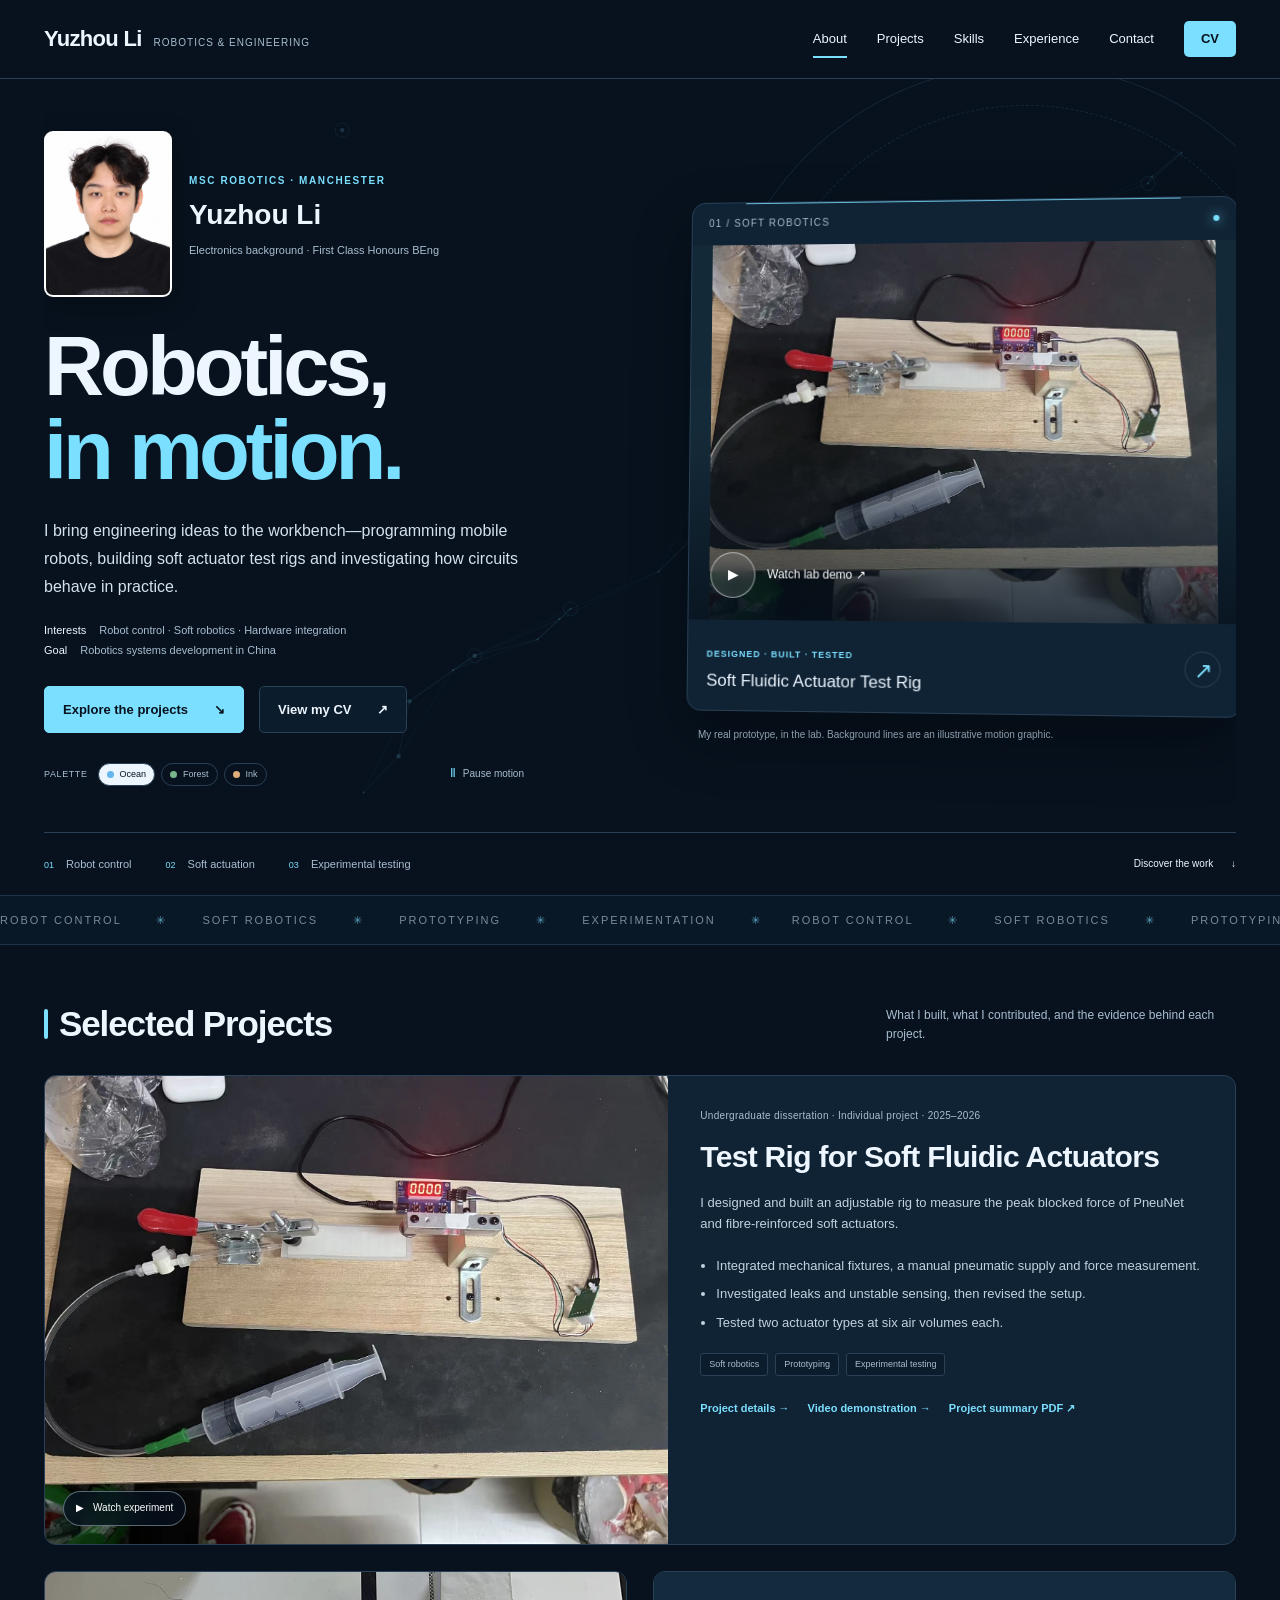
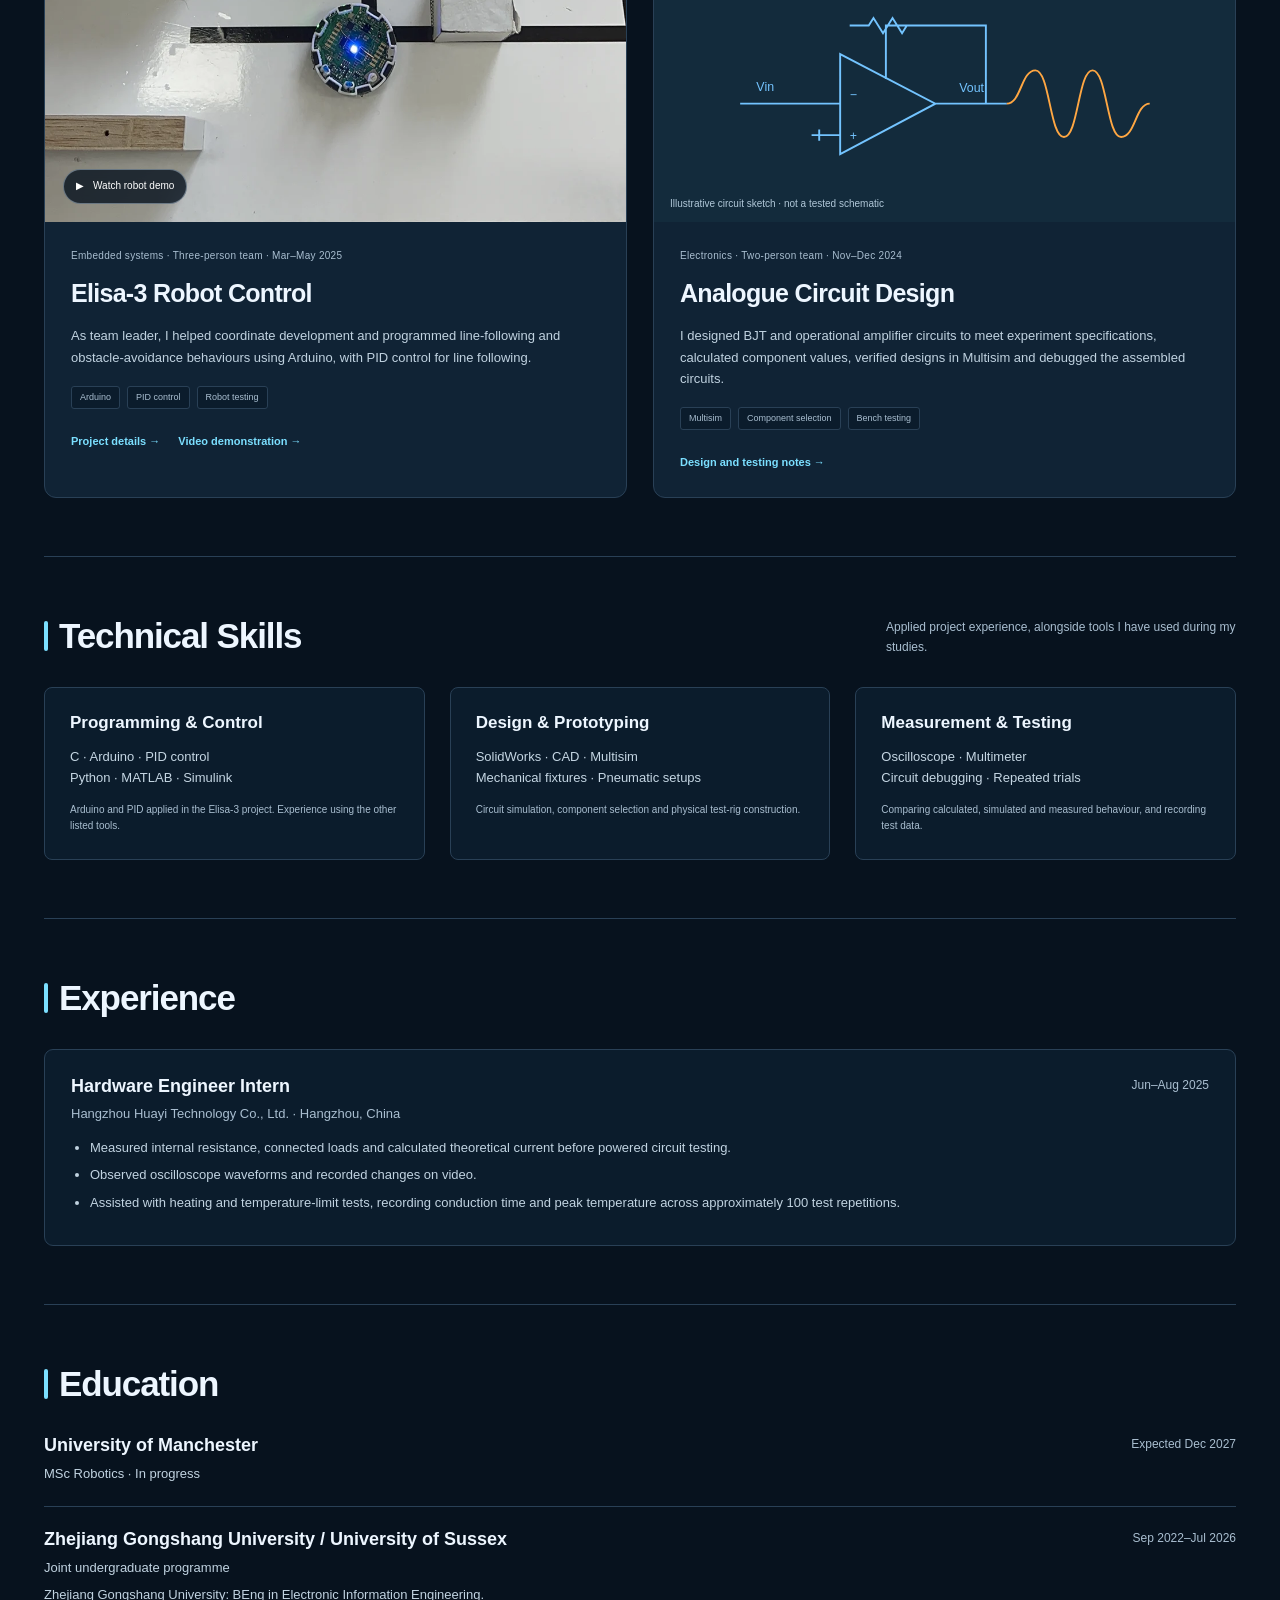
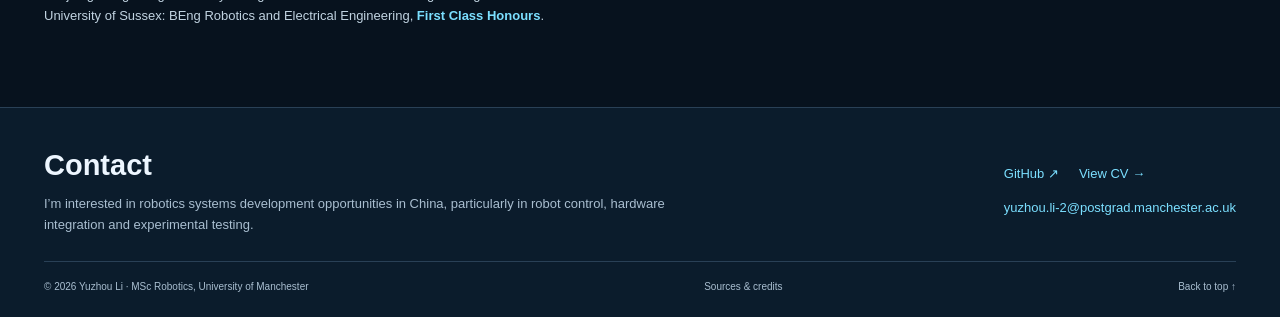
<file: index.html>
<!doctype html><html lang="en"><head><meta charset="utf-8"><meta name="viewport" content="width=device-width,initial-scale=1"><title>Robotics Portfolio | Yuzhou Li</title><meta name="description" content="Yuzhou Li, MSc Robotics student at the University of Manchester. Engineering projects, research interests, skills, experience and CV."><meta name="theme-color" content="#175b8b"><link rel="icon" href="assets/favicon.svg" type="image/svg+xml"><link rel="stylesheet" href="styles.css"><link rel="stylesheet" href="motion.css"><script src="app.js" defer></script><script src="motion.js" defer></script></head><body class="is-home"><div class="scroll-progress" aria-hidden="true"></div><a class="skip" href="#main">Skip to content</a><header class="site-header"><div class="wrap header-inner"><a class="wordmark" href="index.html">Yuzhou Li<small>Robotics &amp; Engineering</small></a><nav class="nav" aria-label="Main navigation"><a href="index.html#about">About</a><a href="index.html#projects">Projects</a><a href="index.html#skills">Skills</a><a href="index.html#experience">Experience</a><a href="index.html#contact">Contact</a><a class="cv-link" href="cv.html">CV</a></nav></div></header><main id="main" class="wrap home-main">
<section class="motion-hero" id="about" aria-labelledby="hero-heading">
<canvas class="kinetic-canvas" id="kinetic-canvas" aria-hidden="true"></canvas>
<div class="hero-orbit" aria-hidden="true"></div>
<div class="motion-hero-grid">
<div class="hero-copy">
<div class="hero-identity"><img src="assets/portrait-hd.webp" alt="Portrait of Yuzhou Li" width="128" height="166" fetchpriority="high"><div><span class="hero-kicker">MSc Robotics · Manchester</span><p>Yuzhou Li</p><span class="hero-identity-note">Electronics background · First Class Honours BEng</span></div></div>
<h1 id="hero-heading">Robotics,<br><span>in motion.</span></h1>
<p class="hero-lede">I bring engineering ideas to the workbench—programming mobile robots, building soft actuator test rigs and investigating how circuits behave in practice.</p>
<p class="hero-interests"><strong>Interests</strong> Robot control · Soft robotics · Hardware integration<br><strong>Goal</strong> Robotics systems development in China</p>
<div class="hero-actions"><a class="motion-button primary" href="#projects">Explore the projects <span aria-hidden="true">↘</span></a><a class="motion-button quiet" href="cv.html">View my CV <span aria-hidden="true">↗</span></a></div>
<div class="hero-controls"><div class="appearance-panel" role="group" aria-label="Portfolio colour style"><span>Palette</span><button type="button" data-theme-choice="ocean" aria-pressed="true" style="--swatch:#63b5ec">Ocean</button><button type="button" data-theme-choice="forest" aria-pressed="false" style="--swatch:#78b58c">Forest</button><button type="button" data-theme-choice="ink" aria-pressed="false" style="--swatch:#ddae79">Ink</button></div><button class="motion-toggle" type="button" id="motion-toggle" aria-pressed="false"><span class="motion-toggle-icon" aria-hidden="true">Ⅱ</span><span class="motion-toggle-label">Pause motion</span></button></div>
</div>
<div class="hero-project">
<div class="demo-frame" data-tilt><div class="demo-frame-top"><span>01 / Soft robotics</span><span class="demo-dot" aria-hidden="true"></span></div>
<div class="hero-video-window"><video id="hero-preview" class="hero-preview" muted loop playsinline preload="none" poster="assets/rig.webp" data-src="assets/demo-a-left90-silent.mp4" aria-label="Silent preview of the soft actuator test-rig demonstration"></video><div class="hero-video-shade" aria-hidden="true"></div><button class="demo-play" type="button" data-open-demo="assets/demo-a-left90-silent.mp4" data-demo-title="Soft actuator test rig" data-demo-caption="A silent 12-second laboratory demonstration of manual syringe inflation and force measurement." aria-label="Watch the full soft actuator test-rig demonstration"><span class="play-disc" aria-hidden="true">▶</span><span>Watch lab demo <span aria-hidden="true">↗</span></span></button></div>
<div class="demo-frame-bottom"><div><span class="hero-kicker">Designed · Built · Tested</span><h2>Soft Fluidic Actuator Test Rig</h2></div><a href="projects/soft-actuator.html" aria-label="Open the soft actuator project">↗</a></div></div>
<p class="hero-media-caption">My real prototype, in the lab. Background lines are an illustrative motion graphic.</p>
</div></div>
<div class="hero-bottom-strip"><span><b>01</b> Robot control</span><span><b>02</b> Soft actuation</span><span><b>03</b> Experimental testing</span><a href="#projects" aria-label="Scroll to selected projects">Discover the work <span aria-hidden="true">↓</span></a></div>
</section>
<div class="motion-ribbon" aria-label="Engineering areas: robot control, soft robotics, prototyping and experimentation"><div class="motion-ribbon-track" aria-hidden="true"><span>Robot control <i>✳</i> Soft robotics <i>✳</i> Prototyping <i>✳</i> Experimentation <i>✳</i></span><span>Robot control <i>✳</i> Soft robotics <i>✳</i> Prototyping <i>✳</i> Experimentation <i>✳</i></span></div></div>
<section class="section" id="projects"><div class="section-head"><h2>Selected Projects</h2><p>What I built, what I contributed, and the evidence behind each project.</p></div>
<article class="project-feature"><div class="feature-visual"><a href="projects/soft-actuator.html" aria-label="Read about the soft fluidic actuator test rig"><img class="project-photo" src="assets/rig.webp" width="1706" height="1279" alt="Soft actuator test rig with a clamp, manual pneumatic supply and electronic scale" loading="lazy"></a><button type="button" class="inline-play" data-open-demo="assets/demo-a-left90-silent.mp4" data-demo-title="Soft actuator test rig" data-demo-caption="Manual pneumatic inflation and the electronic scale display on the completed rig."><span aria-hidden="true">▶</span> Watch experiment</button></div><div class="project-body"><p class="project-label">Undergraduate dissertation · Individual project · 2025–2026</p><h3>Test Rig for Soft Fluidic Actuators</h3><p>I designed and built an adjustable rig to measure the peak blocked force of PneuNet and fibre-reinforced soft actuators.</p><ul><li>Integrated mechanical fixtures, a manual pneumatic supply and force measurement.</li><li>Investigated leaks and unstable sensing, then revised the setup.</li><li>Tested two actuator types at six air volumes each.</li></ul><div class="tags"><span>Soft robotics</span><span>Prototyping</span><span>Experimental testing</span></div><div class="project-actions"><a href="projects/soft-actuator.html">Project details →</a><a href="projects/soft-actuator.html#build">Video demonstration →</a><a href="assets/Soft-Actuator-Project-Summary.pdf">Project summary PDF ↗</a></div></div></article>
<div class="project-grid"><article class="project-card"><div class="card-visual"><a href="projects/elisa-3.html" aria-label="Read the Elisa-3 project"><div class="project-card-media"><img src="assets/robot-track.webp" alt="Elisa-3 robot beside obstacles on a line-following course" width="1012" height="1800" loading="lazy"></div></a><button type="button" class="inline-play" data-open-demo="assets/demo-b.mp4" data-demo-title="Elisa-3 robot demonstration" data-demo-caption="A 9-second team demonstration with a movable box. This clip shows the setup and behaviour testing, not a quantitative PID benchmark."><span aria-hidden="true">▶</span> Watch robot demo</button></div><div class="project-body"><p class="project-label">Embedded systems · Three-person team · Mar–May 2025</p><h3>Elisa-3 Robot Control</h3><p>As team leader, I helped coordinate development and programmed line-following and obstacle-avoidance behaviours using Arduino, with PID control for line following.</p><div class="tags"><span>Arduino</span><span>PID control</span><span>Robot testing</span></div><div class="project-actions"><a href="projects/elisa-3.html">Project details →</a><a href="projects/elisa-3.html#demo">Video demonstration →</a></div></div></article><article class="project-card"><a href="projects/circuits.html" aria-label="Read the analogue circuit project"><div class="project-card-media"><div class="circuit-art" role="img" aria-label="Illustrative amplifier diagram"><svg viewBox="0 0 480 210" aria-hidden="true"><g fill="none" stroke="#406d8e" stroke-width="2"><path d="M25 112h105M130 60v105l100-53Z M230 112h75M178 86V30h105v82M100 145h30M108 139v12M140 30h20l5-8 10 16 10-16 10 16 5-8h15"/><path d="M305 112c15 0 15-35 30-35s15 70 30 70 15-70 30-70 15 70 30 70 15-35 30-35" stroke="#ad5d25"/></g><g font-family="Arial" fill="#406d8e" font-size="13"><text x="42" y="99">Vin</text><text x="255" y="100">Vout</text><text x="140" y="107">−</text><text x="140" y="150">+</text></g></svg><span class="tiny">Illustrative circuit sketch · not a tested schematic</span></div></div></a><div class="project-body"><p class="project-label">Electronics · Two-person team · Nov–Dec 2024</p><h3>Analogue Circuit Design</h3><p>I designed BJT and operational amplifier circuits to meet experiment specifications, calculated component values, verified designs in Multisim and debugged the assembled circuits.</p><div class="tags"><span>Multisim</span><span>Component selection</span><span>Bench testing</span></div><div class="project-actions"><a href="projects/circuits.html">Design and testing notes →</a></div></div></article></div></section>
<section class="section" id="skills"><div class="section-head"><h2>Technical Skills</h2><p>Applied project experience, alongside tools I have used during my studies.</p></div><div class="skill-grid"><div><h3>Programming &amp; Control</h3><p>C · Arduino · PID control<br>Python · MATLAB · Simulink</p><p class="tiny">Arduino and PID applied in the Elisa-3 project. Experience using the other listed tools.</p></div><div><h3>Design &amp; Prototyping</h3><p>SolidWorks · CAD · Multisim<br>Mechanical fixtures · Pneumatic setups</p><p class="tiny">Circuit simulation, component selection and physical test-rig construction.</p></div><div><h3>Measurement &amp; Testing</h3><p>Oscilloscope · Multimeter<br>Circuit debugging · Repeated trials</p><p class="tiny">Comparing calculated, simulated and measured behaviour, and recording test data.</p></div></div></section>
<section class="section" id="experience"><div class="section-head"><h2>Experience</h2></div><article class="entry"><div class="entry-head"><div><h3>Hardware Engineer Intern</h3><p class="muted">Hangzhou Huayi Technology Co., Ltd. · Hangzhou, China</p></div><span class="entry-date">Jun–Aug 2025</span></div><ul><li>Measured internal resistance, connected loads and calculated theoretical current before powered circuit testing.</li><li>Observed oscilloscope waveforms and recorded changes on video.</li><li>Assisted with heating and temperature-limit tests, recording conduction time and peak temperature across approximately 100 test repetitions.</li></ul></article></section>
<section class="section" id="education"><div class="section-head"><h2>Education</h2></div><article class="entry"><div class="entry-head"><h3>University of Manchester</h3><span class="entry-date">Expected Dec 2027</span></div><p>MSc Robotics · In progress</p></article><article class="entry"><div class="entry-head"><h3>Zhejiang Gongshang University / University of Sussex</h3><span class="entry-date">Sep 2022–Jul 2026</span></div><p>Joint undergraduate programme</p><p>Zhejiang Gongshang University: BEng in Electronic Information Engineering.<br>University of Sussex: BEng Robotics and Electrical Engineering, <strong>First Class Honours</strong>.</p></article></section></main><footer class="contact" id="contact"><div class="wrap"><div class="contact-grid"><div><h2>Contact</h2><p>I’m interested in robotics systems development opportunities in China, particularly in robot control, hardware integration and experimental testing.</p></div><div><div class="contact-links"><a href="https://github.com/Calm-1213" target="_blank" rel="noopener">GitHub ↗</a><a href="cv.html">View CV →</a></div><a class="email" href="mailto:yuzhou.li-2@postgrad.manchester.ac.uk">yuzhou.li-2@postgrad.manchester.ac.uk</a></div></div><div class="footer"><span>© 2026 Yuzhou Li · MSc Robotics, University of Manchester</span><span><a href="credits.html">Sources &amp; credits</a></span><a href="#main">Back to top ↑</a></div></div></footer><dialog class="video-modal" id="video-modal" aria-labelledby="video-modal-title"><div class="video-modal-bar"><h2 id="video-modal-title">Project demonstration</h2><button type="button" data-close-demo aria-label="Close video">×</button></div><video controls playsinline preload="none" id="modal-video"></video><p id="video-modal-caption"></p></dialog></body></html>
</file>
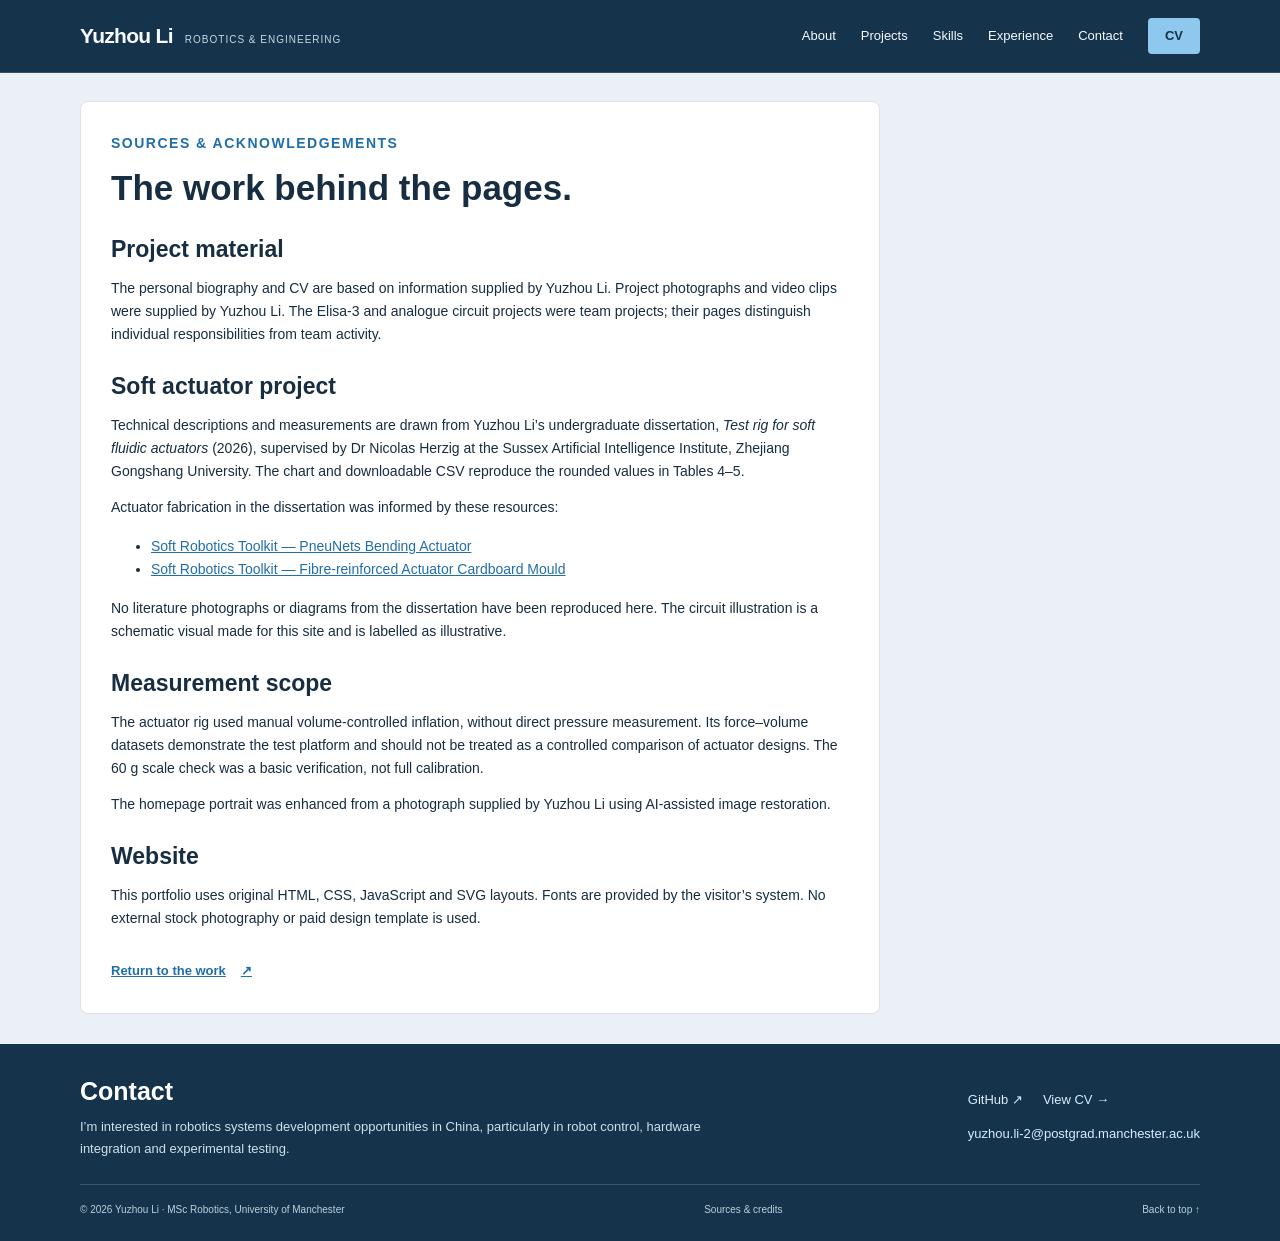
<file: credits.html>
<!doctype html><html lang="en"><head><meta charset="utf-8"><meta name="viewport" content="width=device-width,initial-scale=1"><title>Sources & credits | Yuzhou Li</title><meta name="description" content="Attribution for project materials, actuator fabrication references and the test data used in Yuzhou Li’s portfolio."><meta name="theme-color" content="#175b8b"><meta property="og:title" content="Sources & credits | Yuzhou Li"><meta property="og:description" content="Attribution for project materials, actuator fabrication references and the test data used in Yuzhou Li’s portfolio."><meta property="og:type" content="website"><link rel="icon" href="assets/favicon.svg" type="image/svg+xml"><link rel="stylesheet" href="styles.css"><script src="app.js" defer></script></head><body><a class="skip" href="#main">Skip to content</a><header class="site-header"><div class="wrap header-inner"><a class="wordmark" href="index.html">Yuzhou Li<small>Robotics &amp; Engineering</small></a><nav class="nav" aria-label="Main navigation"><a href="index.html#about">About</a><a href="index.html#projects">Projects</a><a href="index.html#skills">Skills</a><a href="index.html#experience">Experience</a><a href="index.html#contact">Contact</a><a class="cv-link" href="cv.html">CV</a></nav></div></header><main id="main" class="wrap"><article class="credits"><p class="eyebrow accent">Sources &amp; acknowledgements</p><h1>The work behind the pages.</h1><h2>Project material</h2><p>The personal biography and CV are based on information supplied by Yuzhou Li. Project photographs and video clips were supplied by Yuzhou Li. The Elisa-3 and analogue circuit projects were team projects; their pages distinguish individual responsibilities from team activity.</p><h2>Soft actuator project</h2><p>Technical descriptions and measurements are drawn from Yuzhou Li’s undergraduate dissertation, <em>Test rig for soft fluidic actuators</em> (2026), supervised by Dr Nicolas Herzig at the Sussex Artificial Intelligence Institute, Zhejiang Gongshang University. The chart and downloadable CSV reproduce the rounded values in Tables 4–5.</p><p>Actuator fabrication in the dissertation was informed by these resources:</p><ul><li><a href="https://softroboticstoolkit.com/book/pneunets-bending-actuator" target="_blank" rel="noopener">Soft Robotics Toolkit — PneuNets Bending Actuator</a></li><li><a href="https://softroboticstoolkit.com/book/fr-cardboard-mold" target="_blank" rel="noopener">Soft Robotics Toolkit — Fibre-reinforced Actuator Cardboard Mould</a></li></ul><p>No literature photographs or diagrams from the dissertation have been reproduced here. The circuit illustration is a schematic visual made for this site and is labelled as illustrative.</p><h2>Measurement scope</h2><p>The actuator rig used manual volume-controlled inflation, without direct pressure measurement. Its force–volume datasets demonstrate the test platform and should not be treated as a controlled comparison of actuator designs. The 60 g scale check was a basic verification, not full calibration.</p><p>The homepage portrait was enhanced from a photograph supplied by Yuzhou Li using AI-assisted image restoration.</p><h2>Website</h2><p>This portfolio uses original HTML, CSS, JavaScript and SVG layouts. Fonts are provided by the visitor’s system. No external stock photography or paid design template is used.</p><a class="text-link" href="index.html#projects" style="margin-top:30px">Return to the work <span aria-hidden="true">↗</span></a></article></main><footer class="contact" id="contact"><div class="wrap"><div class="contact-grid"><div><h2>Contact</h2><p>I’m interested in robotics systems development opportunities in China, particularly in robot control, hardware integration and experimental testing.</p></div><div><div class="contact-links"><a href="https://github.com/Calm-1213" target="_blank" rel="noopener">GitHub ↗</a><a href="cv.html">View CV →</a></div><a class="email" href="mailto:yuzhou.li-2@postgrad.manchester.ac.uk">yuzhou.li-2@postgrad.manchester.ac.uk</a></div></div><div class="footer"><span>© 2026 Yuzhou Li · MSc Robotics, University of Manchester</span><span><a href="credits.html">Sources &amp; credits</a></span><a href="#main">Back to top ↑</a></div></div></footer></body></html>
</file>
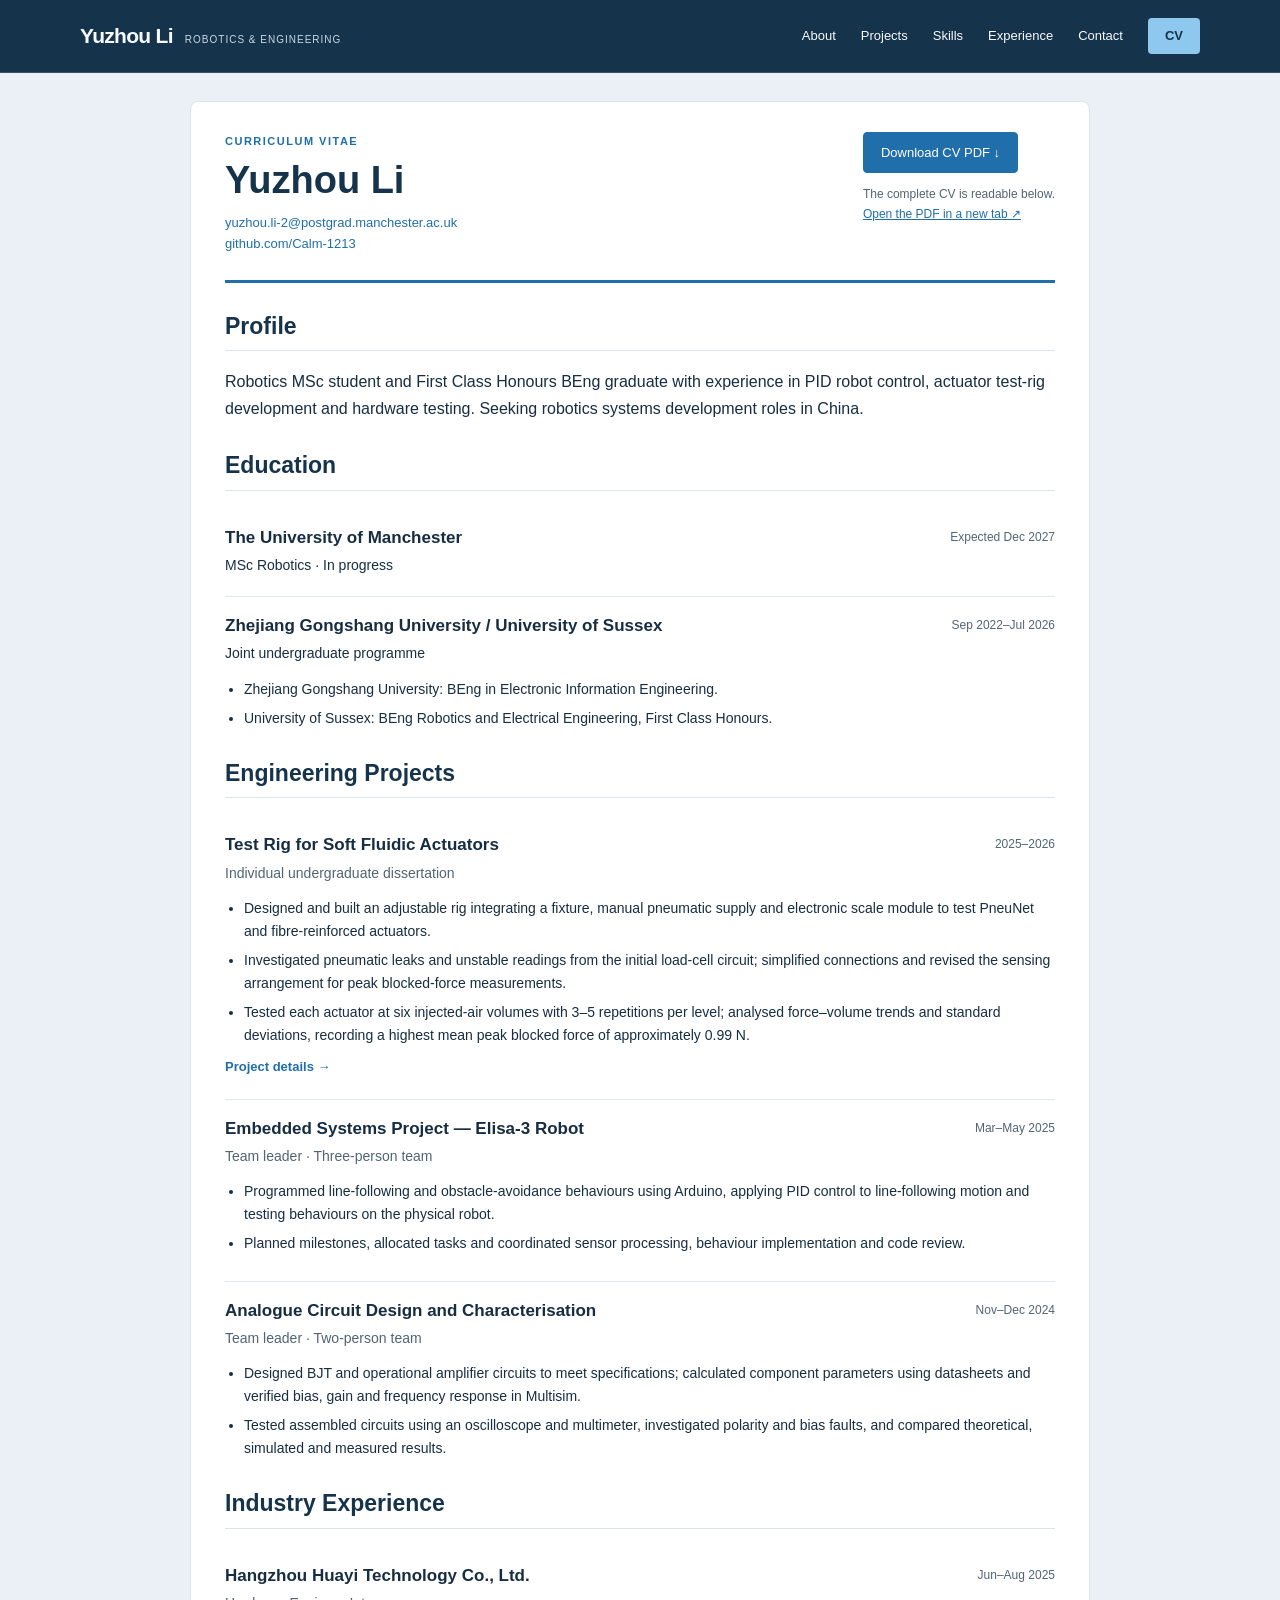
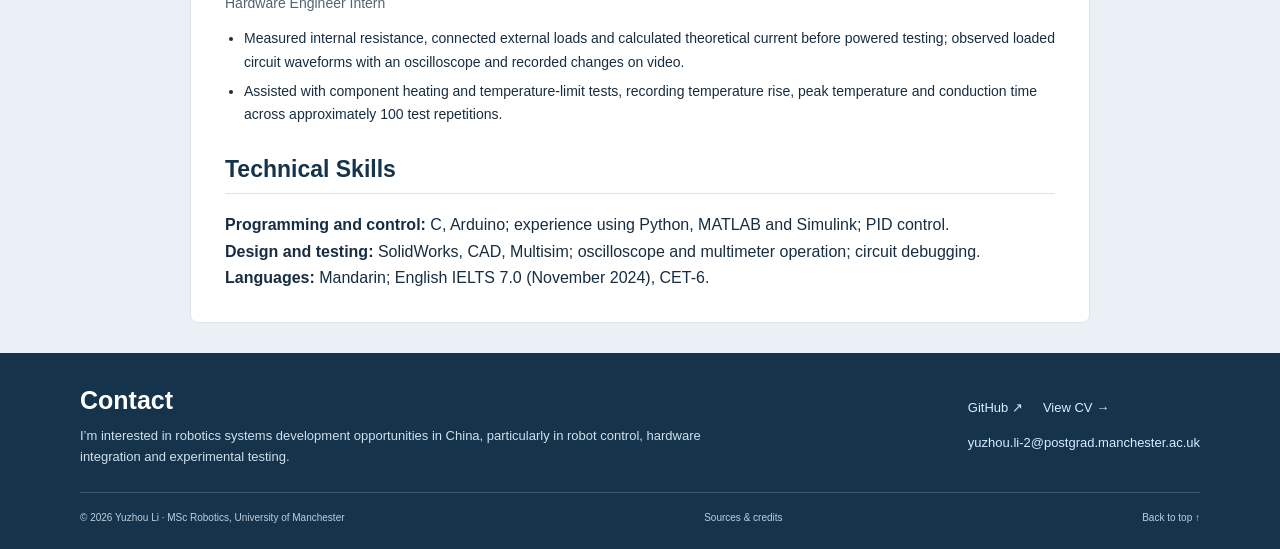
<file: cv.html>
<!doctype html><html lang="en"><head><meta charset="utf-8"><meta name="viewport" content="width=device-width,initial-scale=1"><title>CV | Yuzhou Li</title><meta name="description" content="Read Yuzhou Li’s CV online, or download the English PDF. Education, robotics projects, hardware testing experience and technical skills."><meta name="theme-color" content="#175b8b"><link rel="icon" href="assets/favicon.svg" type="image/svg+xml"><link rel="stylesheet" href="styles.css"><script src="app.js" defer></script></head><body><a class="skip" href="#main">Skip to content</a><header class="site-header"><div class="wrap header-inner"><a class="wordmark" href="index.html">Yuzhou Li<small>Robotics &amp; Engineering</small></a><nav class="nav" aria-label="Main navigation"><a href="index.html#about">About</a><a href="index.html#projects">Projects</a><a href="index.html#skills">Skills</a><a href="index.html#experience">Experience</a><a href="index.html#contact">Contact</a><a class="cv-link" href="cv.html">CV</a></nav></div></header><main id="main" class="wrap cv-page"><div class="cv-top"><div><p class="eyebrow accent">Curriculum Vitae</p><h1>Yuzhou Li</h1><p class="cv-contact"><a href="mailto:yuzhou.li-2@postgrad.manchester.ac.uk">yuzhou.li-2@postgrad.manchester.ac.uk</a><br><a href="https://github.com/Calm-1213" target="_blank" rel="noopener">github.com/Calm-1213</a></p></div><div><a class="button" href="assets/Yuzhou-Li-CV.pdf" download="Yuzhou-Li-CV.pdf">Download CV PDF ↓</a><p class="download-note">The complete CV is readable below.<br><a href="assets/Yuzhou-Li-CV.pdf" target="_blank" rel="noopener">Open the PDF in a new tab ↗</a></p></div></div>
<section class="cv-section"><h2>Profile</h2><p>Robotics MSc student and First Class Honours BEng graduate with experience in PID robot control, actuator test-rig development and hardware testing. Seeking robotics systems development roles in China.</p></section>
<section class="cv-section"><h2>Education</h2><article class="entry"><div class="entry-head"><h3>The University of Manchester</h3><span class="entry-date">Expected Dec 2027</span></div><p>MSc Robotics · In progress</p></article><article class="entry"><div class="entry-head"><h3>Zhejiang Gongshang University / University of Sussex</h3><span class="entry-date">Sep 2022–Jul 2026</span></div><p>Joint undergraduate programme</p><ul><li>Zhejiang Gongshang University: BEng in Electronic Information Engineering.</li><li>University of Sussex: BEng Robotics and Electrical Engineering, First Class Honours.</li></ul></article></section>
<section class="cv-section"><h2>Engineering Projects</h2><article class="entry"><div class="entry-head"><h3>Test Rig for Soft Fluidic Actuators</h3><span class="entry-date">2025–2026</span></div><p class="muted">Individual undergraduate dissertation</p><ul><li>Designed and built an adjustable rig integrating a fixture, manual pneumatic supply and electronic scale module to test PneuNet and fibre-reinforced actuators.</li><li>Investigated pneumatic leaks and unstable readings from the initial load-cell circuit; simplified connections and revised the sensing arrangement for peak blocked-force measurements.</li><li>Tested each actuator at six injected-air volumes with 3–5 repetitions per level; analysed force–volume trends and standard deviations, recording a highest mean peak blocked force of approximately 0.99 N.</li></ul><a class="text-link" href="projects/soft-actuator.html">Project details →</a></article>
<article class="entry"><div class="entry-head"><h3>Embedded Systems Project — Elisa-3 Robot</h3><span class="entry-date">Mar–May 2025</span></div><p class="muted">Team leader · Three-person team</p><ul><li>Programmed line-following and obstacle-avoidance behaviours using Arduino, applying PID control to line-following motion and testing behaviours on the physical robot.</li><li>Planned milestones, allocated tasks and coordinated sensor processing, behaviour implementation and code review.</li></ul></article>
<article class="entry"><div class="entry-head"><h3>Analogue Circuit Design and Characterisation</h3><span class="entry-date">Nov–Dec 2024</span></div><p class="muted">Team leader · Two-person team</p><ul><li>Designed BJT and operational amplifier circuits to meet specifications; calculated component parameters using datasheets and verified bias, gain and frequency response in Multisim.</li><li>Tested assembled circuits using an oscilloscope and multimeter, investigated polarity and bias faults, and compared theoretical, simulated and measured results.</li></ul></article></section>
<section class="cv-section"><h2>Industry Experience</h2><article class="entry"><div class="entry-head"><h3>Hangzhou Huayi Technology Co., Ltd.</h3><span class="entry-date">Jun–Aug 2025</span></div><p class="muted">Hardware Engineer Intern</p><ul><li>Measured internal resistance, connected external loads and calculated theoretical current before powered testing; observed loaded circuit waveforms with an oscilloscope and recorded changes on video.</li><li>Assisted with component heating and temperature-limit tests, recording temperature rise, peak temperature and conduction time across approximately 100 test repetitions.</li></ul></article></section>
<section class="cv-section"><h2>Technical Skills</h2><p><strong>Programming and control:</strong> C, Arduino; experience using Python, MATLAB and Simulink; PID control.<br><strong>Design and testing:</strong> SolidWorks, CAD, Multisim; oscilloscope and multimeter operation; circuit debugging.<br><strong>Languages:</strong> Mandarin; English IELTS 7.0 (November 2024), CET-6.</p></section></main><footer class="contact" id="contact"><div class="wrap"><div class="contact-grid"><div><h2>Contact</h2><p>I’m interested in robotics systems development opportunities in China, particularly in robot control, hardware integration and experimental testing.</p></div><div><div class="contact-links"><a href="https://github.com/Calm-1213" target="_blank" rel="noopener">GitHub ↗</a><a href="cv.html">View CV →</a></div><a class="email" href="mailto:yuzhou.li-2@postgrad.manchester.ac.uk">yuzhou.li-2@postgrad.manchester.ac.uk</a></div></div><div class="footer"><span>© 2026 Yuzhou Li · MSc Robotics, University of Manchester</span><span><a href="credits.html">Sources &amp; credits</a></span><a href="#main">Back to top ↑</a></div></div></footer></body></html>
</file>
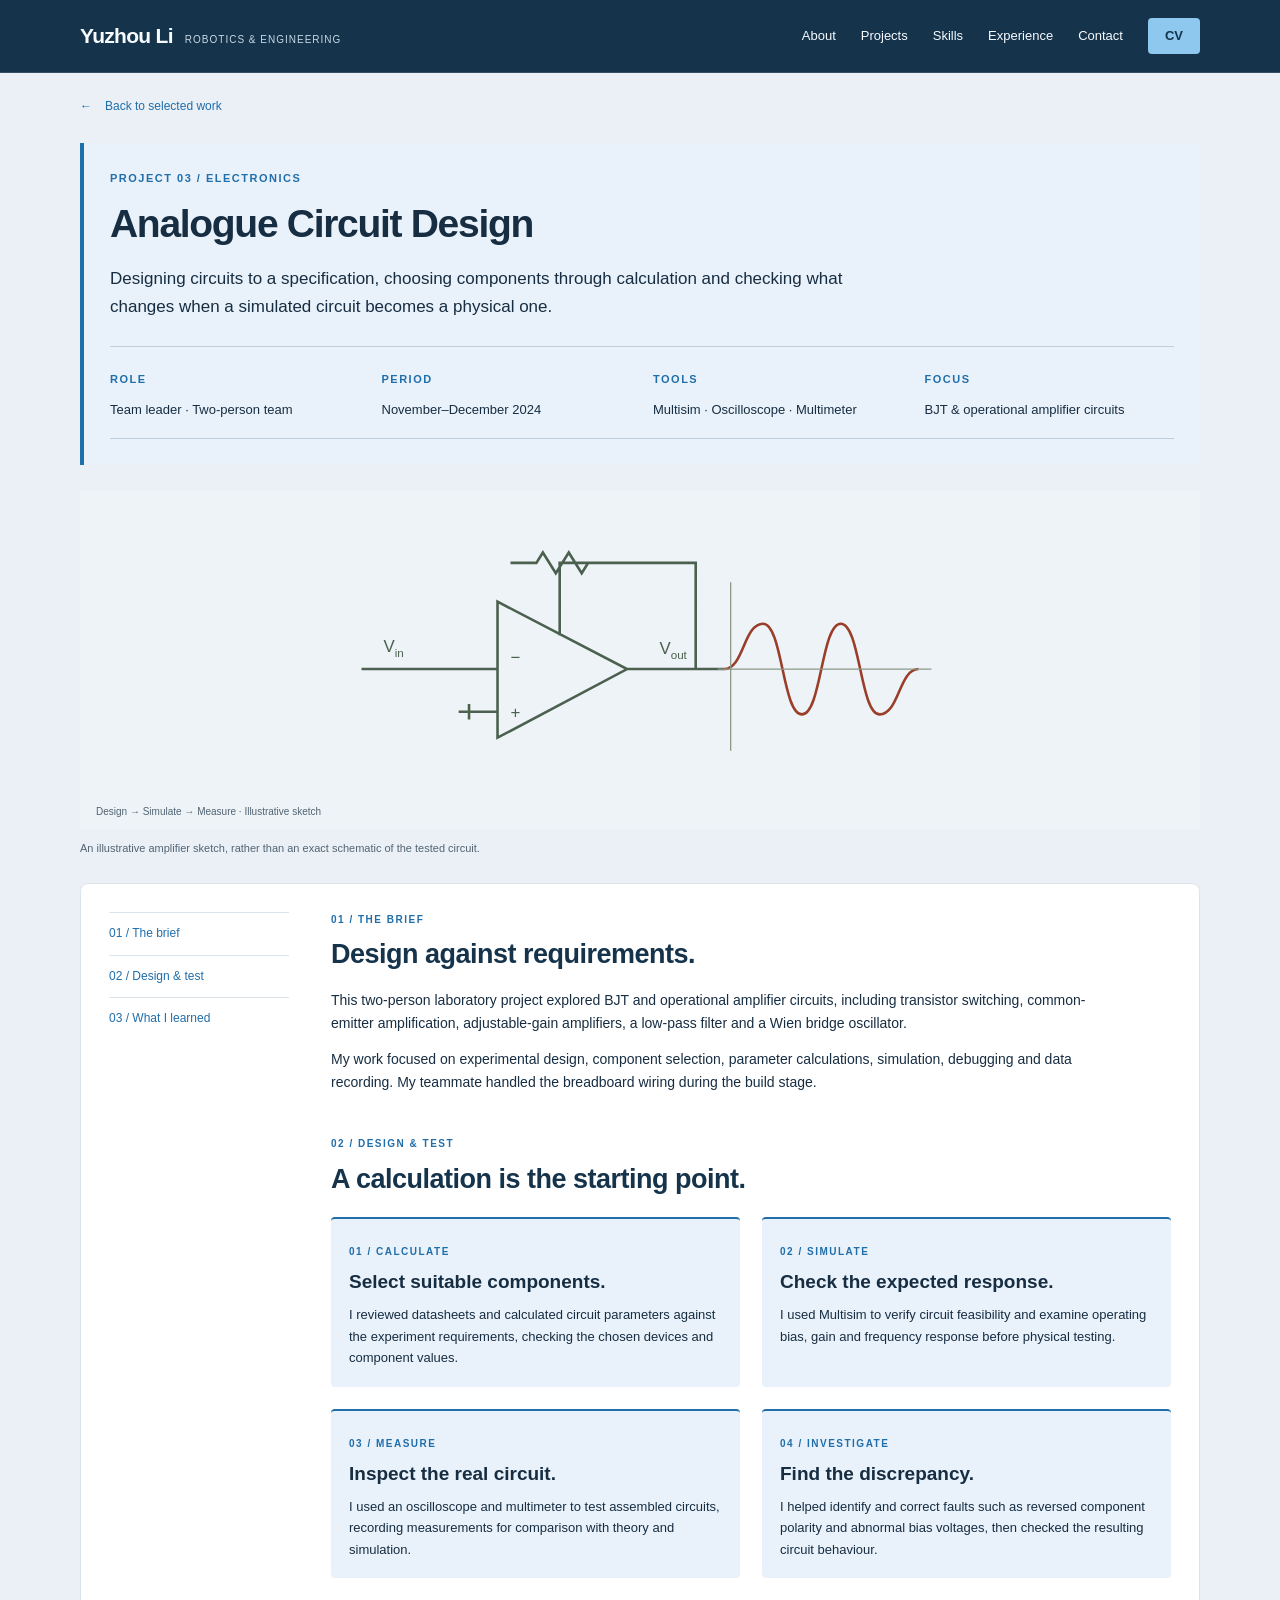
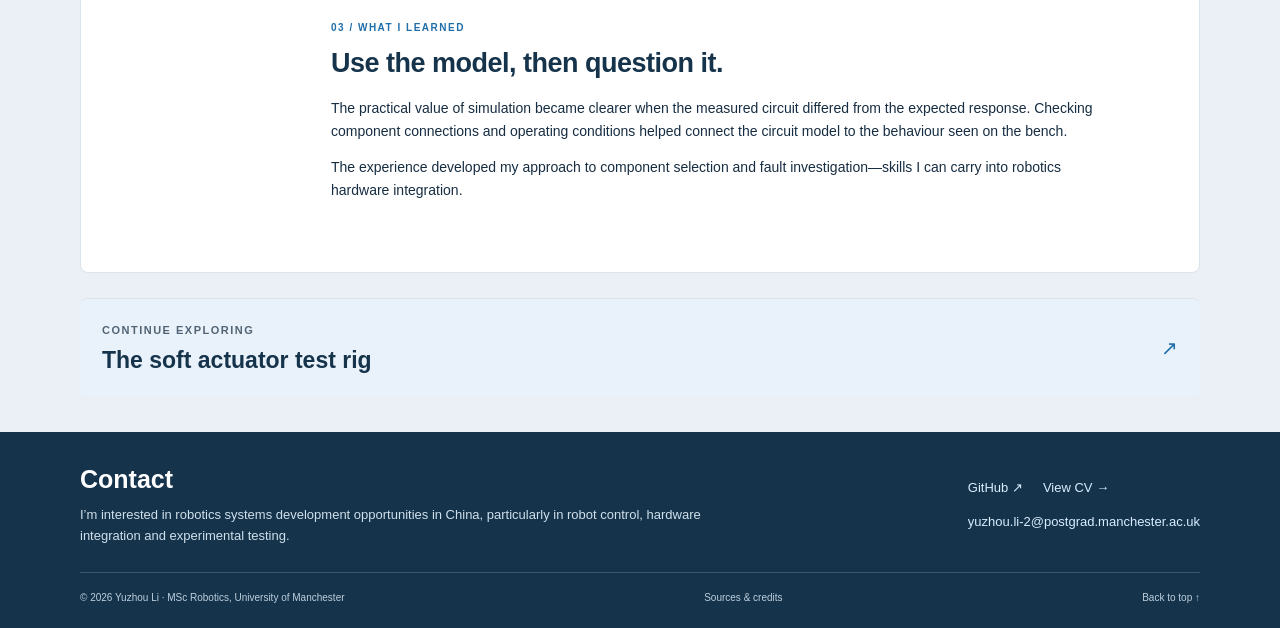
<file: projects/circuits.html>
<!doctype html><html lang="en"><head><meta charset="utf-8"><meta name="viewport" content="width=device-width,initial-scale=1"><title>Analogue circuit design | Yuzhou Li</title><meta name="description" content="Component selection, parameter calculations, Multisim simulations and physical debugging of BJT and operational amplifier circuits."><meta name="theme-color" content="#175b8b"><meta property="og:title" content="Analogue circuit design | Yuzhou Li"><meta property="og:description" content="Component selection, parameter calculations, Multisim simulations and physical debugging of BJT and operational amplifier circuits."><meta property="og:type" content="website"><link rel="icon" href="../assets/favicon.svg" type="image/svg+xml"><link rel="stylesheet" href="../styles.css"><script src="../app.js" defer></script></head><body><a class="skip" href="#main">Skip to content</a><header class="site-header"><div class="wrap header-inner"><a class="wordmark" href="../index.html">Yuzhou Li<small>Robotics &amp; Engineering</small></a><nav class="nav" aria-label="Main navigation"><a href="../index.html#about">About</a><a href="../index.html#projects">Projects</a><a href="../index.html#skills">Skills</a><a href="../index.html#experience">Experience</a><a href="../index.html#contact">Contact</a><a class="cv-link" href="../cv.html">CV</a></nav></div></header><main id="main"><div class="wrap"><a class="back" href="../index.html#projects">← <span>Back to selected work</span></a><section class="case-hero"><p class="eyebrow accent">Project 03 / Electronics</p><h1>Analogue Circuit Design</h1><p class="case-intro">Designing circuits to a specification, choosing components through calculation and checking what changes when a simulated circuit becomes a physical one.</p><div class="case-facts"><div><span class="eyebrow muted">Role</span><p>Team leader · Two-person team</p></div><div><span class="eyebrow muted">Period</span><p>November–December 2024</p></div><div><span class="eyebrow muted">Tools</span><p>Multisim · Oscilloscope · Multimeter</p></div><div><span class="eyebrow muted">Focus</span><p>BJT &amp; operational amplifier circuits</p></div></div></section><div class="secondary-media" style="height:340px;margin-bottom:0"><div class="circuit-art" role="img" aria-label="Illustrative amplifier signal diagram on an engineering grid"><svg viewBox="0 0 480 210" aria-hidden="true"><g fill="none" stroke="#4b604e" stroke-width="2"><path d="M25 112h105M130 60v105l100-53Z M230 112h75M178 86V30h105v82M100 145h30M108 139v12M140 30h20l5-8 10 16 10-16 10 16 5-8h15"/><path d="M305 112c15 0 15-35 30-35s15 70 30 70 15-70 30-70 15 70 30 70 15-35 30-35" stroke="#9b3e29"/><path d="M310 45v130M300 112h165" stroke="#8d9988" stroke-width="1"/></g><g font-family="Arial" fill="#4b604e" font-size="13"><text x="42" y="99">V<tspan dy="4" font-size="9">in</tspan></text><text x="255" y="100">V<tspan dy="4" font-size="9">out</tspan></text><text x="140" y="107">−</text><text x="140" y="150">+</text></g></svg><span class="tiny">Design → Simulate → Measure · Illustrative sketch</span></div></div><p class="caption">An illustrative amplifier sketch, rather than an exact schematic of the tested circuit.</p><div class="case-content"><aside class="case-toc" aria-label="On this page"><a href="#brief">01 / The brief</a><a href="#design">02 / Design & test</a><a href="#lessons">03 / What I learned</a></aside><div><section class="case-section" id="brief"><p class="eyebrow accent">01 / The brief</p><h2>Design against requirements.</h2><p>This two-person laboratory project explored BJT and operational amplifier circuits, including transistor switching, common-emitter amplification, adjustable-gain amplifiers, a low-pass filter and a Wien bridge oscillator.</p><p>My work focused on experimental design, component selection, parameter calculations, simulation, debugging and data recording. My teammate handled the breadboard wiring during the build stage.</p></section><section class="case-section" id="design"><p class="eyebrow accent">02 / Design &amp; test</p><h2>A calculation is the starting point.</h2><div class="process"><div><span class="eyebrow">01 / Calculate</span><h3>Select suitable components.</h3><p>I reviewed datasheets and calculated circuit parameters against the experiment requirements, checking the chosen devices and component values.</p></div><div><span class="eyebrow">02 / Simulate</span><h3>Check the expected response.</h3><p>I used Multisim to verify circuit feasibility and examine operating bias, gain and frequency response before physical testing.</p></div><div><span class="eyebrow">03 / Measure</span><h3>Inspect the real circuit.</h3><p>I used an oscilloscope and multimeter to test assembled circuits, recording measurements for comparison with theory and simulation.</p></div><div><span class="eyebrow">04 / Investigate</span><h3>Find the discrepancy.</h3><p>I helped identify and correct faults such as reversed component polarity and abnormal bias voltages, then checked the resulting circuit behaviour.</p></div></div></section><section class="case-section" id="lessons"><p class="eyebrow accent">03 / What I learned</p><h2>Use the model, then question it.</h2><p>The practical value of simulation became clearer when the measured circuit differed from the expected response. Checking component connections and operating conditions helped connect the circuit model to the behaviour seen on the bench.</p><p>The experience developed my approach to component selection and fault investigation—skills I can carry into robotics hardware integration.</p></section></div></div><a class="next-project" href="soft-actuator.html"><div><p class="eyebrow muted">Continue exploring</p><h2>The soft actuator test rig</h2></div><span class="arrow" aria-hidden="true">↗</span></a></div></main><footer class="contact" id="contact"><div class="wrap"><div class="contact-grid"><div><h2>Contact</h2><p>I’m interested in robotics systems development opportunities in China, particularly in robot control, hardware integration and experimental testing.</p></div><div><div class="contact-links"><a href="https://github.com/Calm-1213" target="_blank" rel="noopener">GitHub ↗</a><a href="../cv.html">View CV →</a></div><a class="email" href="mailto:yuzhou.li-2@postgrad.manchester.ac.uk">yuzhou.li-2@postgrad.manchester.ac.uk</a></div></div><div class="footer"><span>© 2026 Yuzhou Li · MSc Robotics, University of Manchester</span><span><a href="../credits.html">Sources &amp; credits</a></span><a href="#main">Back to top ↑</a></div></div></footer><dialog id="lightbox" class="lightbox" aria-label="Enlarged project photograph"><button type="button" aria-label="Close photograph">×</button><img alt="" src="../assets/rig.webp"></dialog></body></html>
</file>
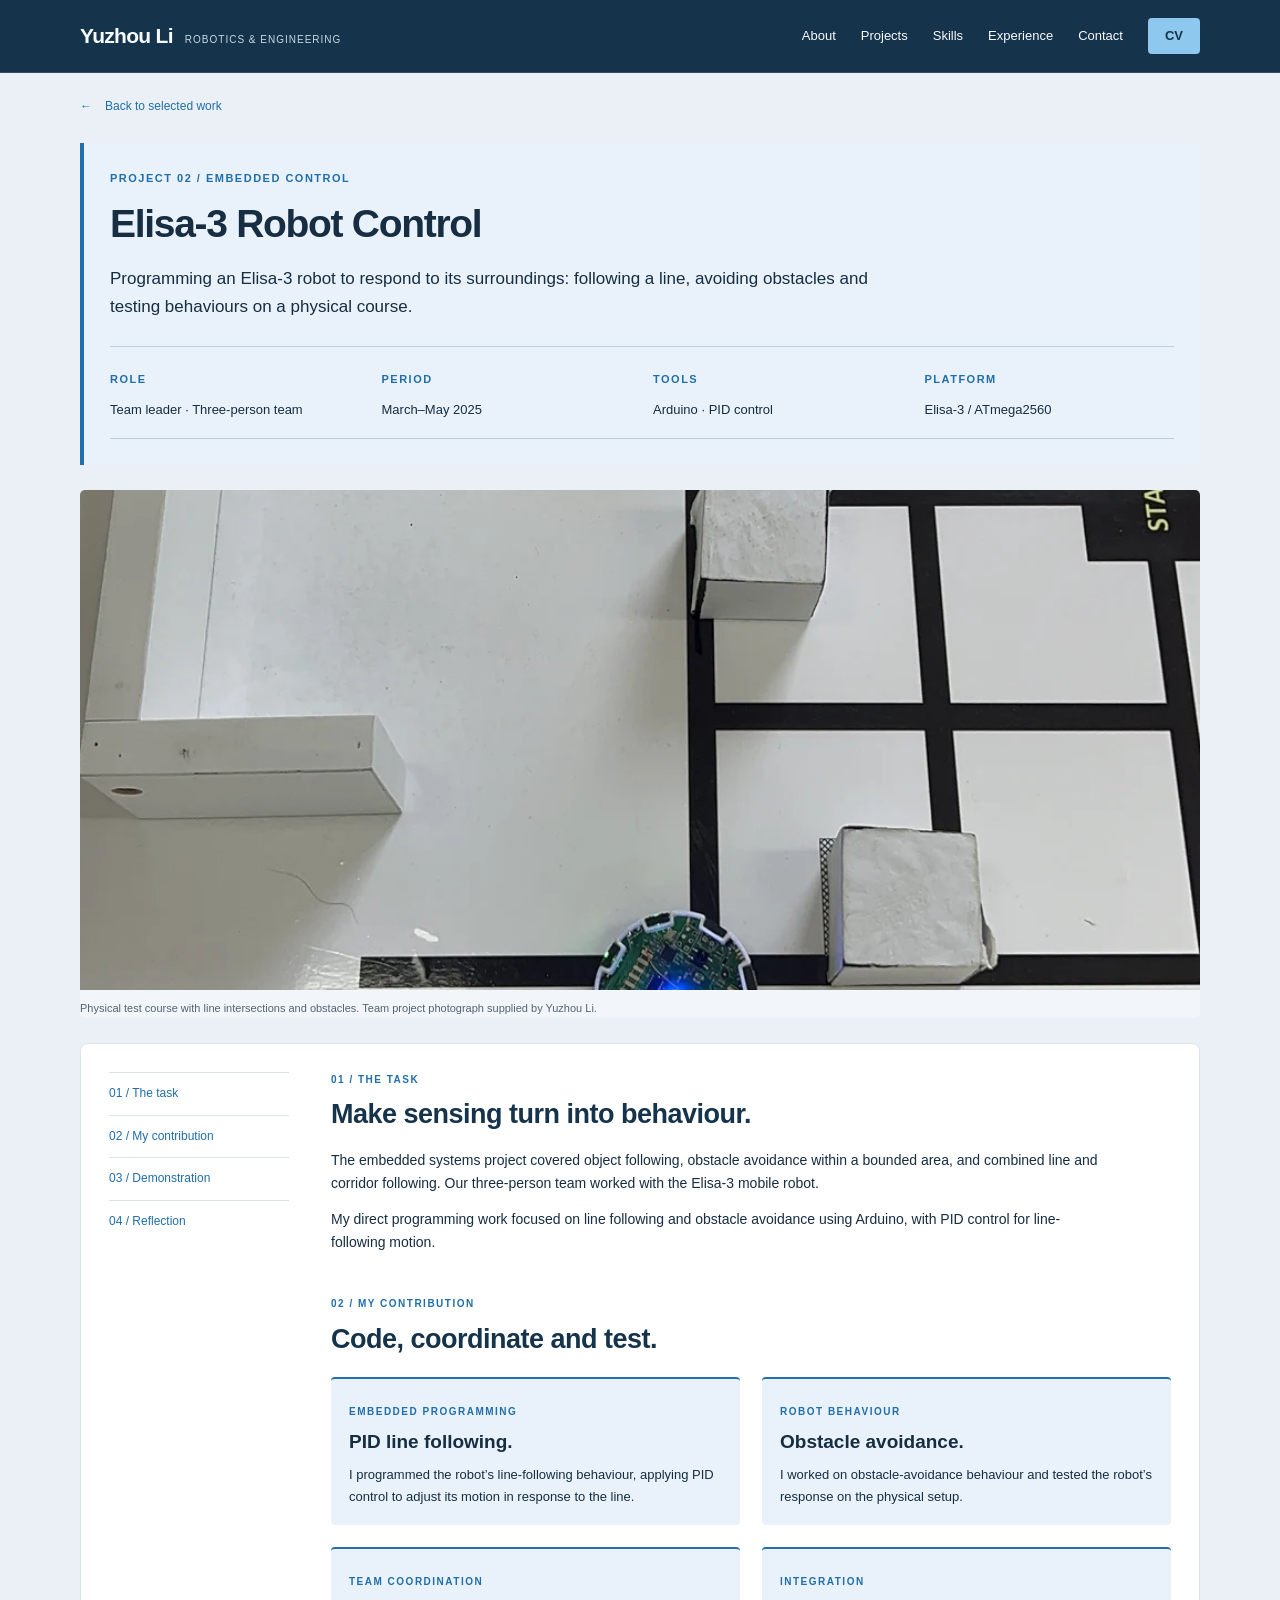
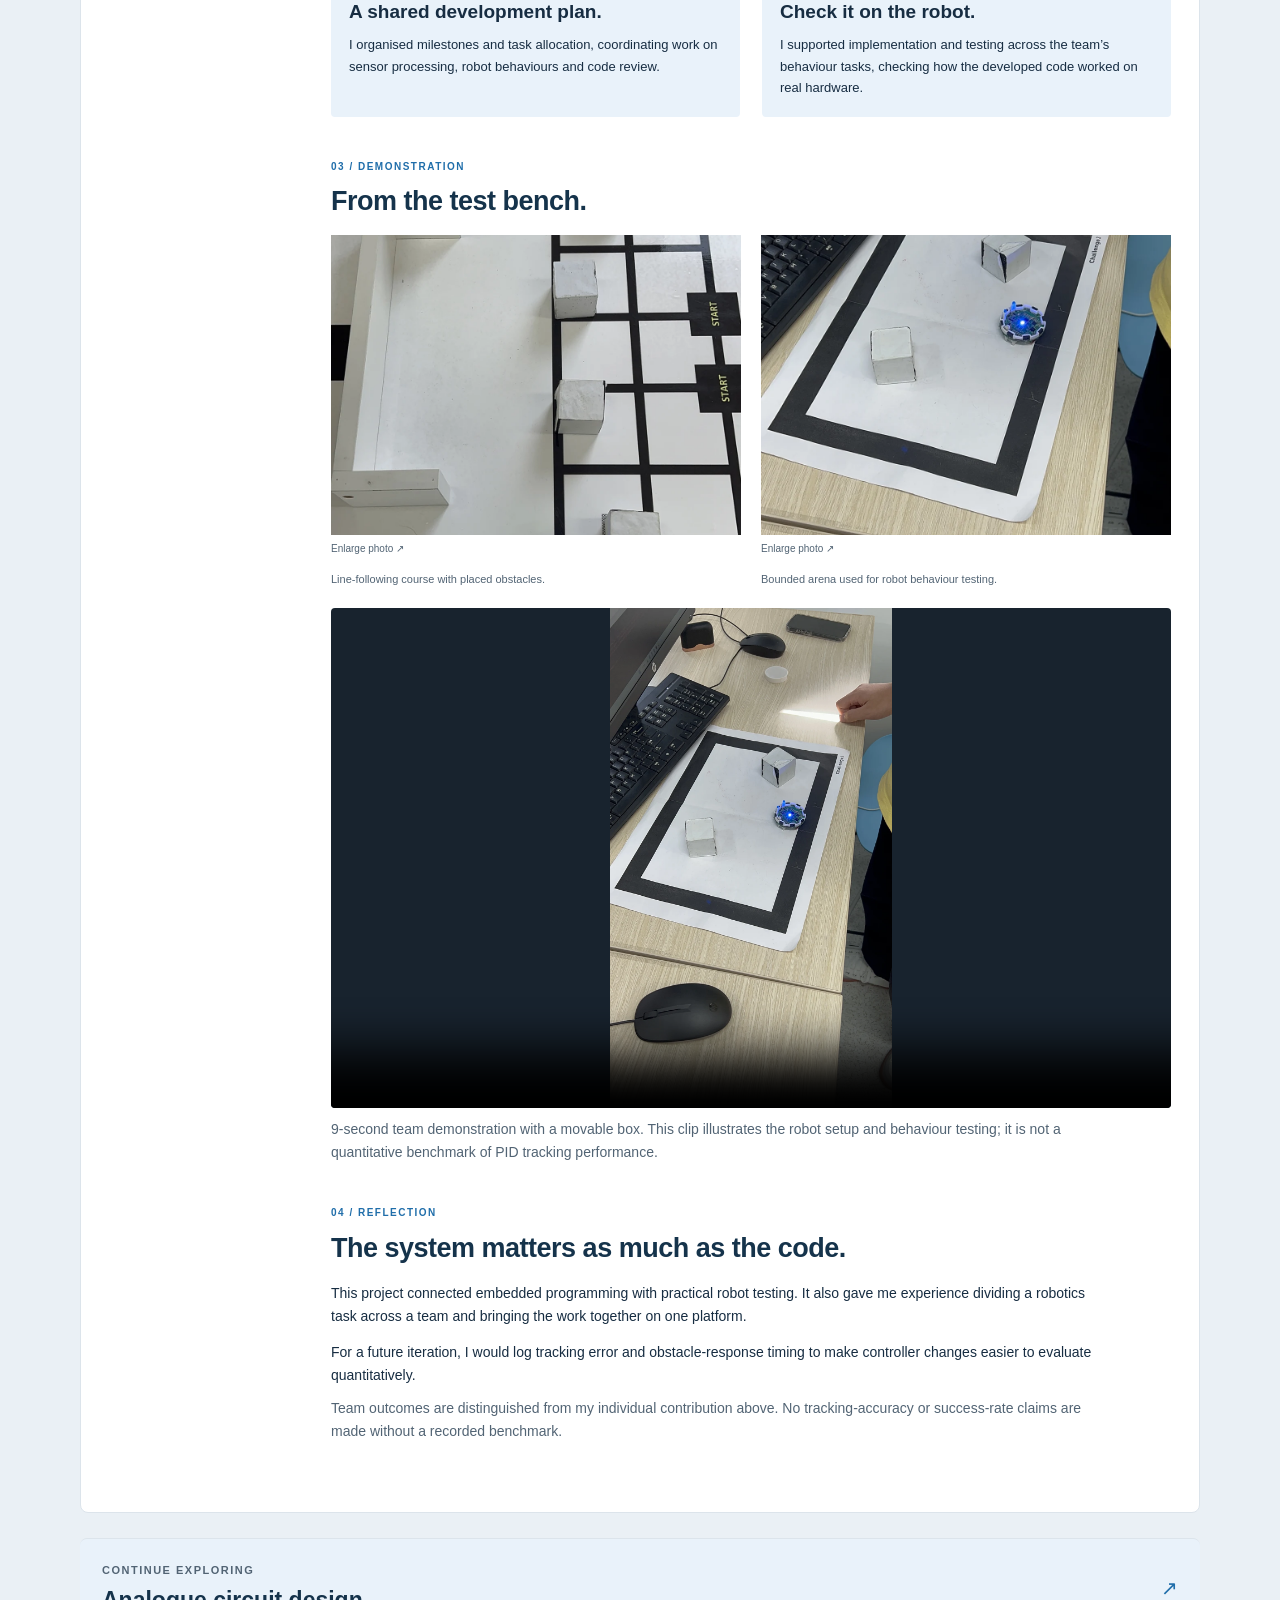
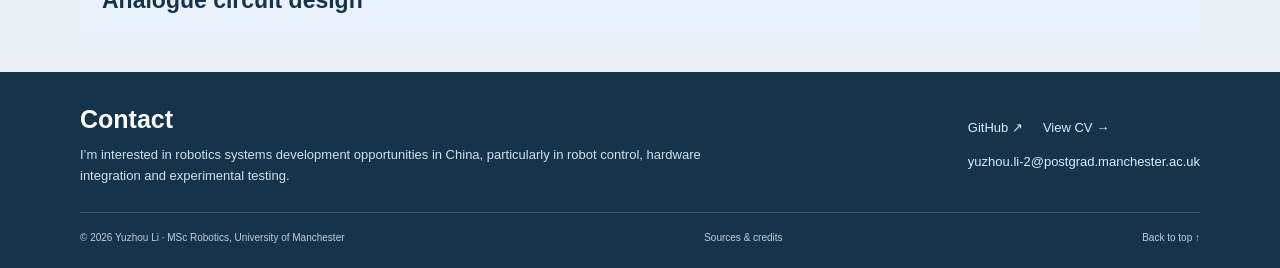
<file: projects/elisa-3.html>
<!doctype html><html lang="en"><head><meta charset="utf-8"><meta name="viewport" content="width=device-width,initial-scale=1"><title>Elisa-3 robot control | Yuzhou Li</title><meta name="description" content="Arduino programming, PID line following and obstacle avoidance on an Elisa-3 mobile robot in a three-person team led by Yuzhou Li."><meta name="theme-color" content="#175b8b"><meta property="og:title" content="Elisa-3 robot control | Yuzhou Li"><meta property="og:description" content="Arduino programming, PID line following and obstacle avoidance on an Elisa-3 mobile robot in a three-person team led by Yuzhou Li."><meta property="og:type" content="website"><link rel="icon" href="../assets/favicon.svg" type="image/svg+xml"><link rel="stylesheet" href="../styles.css"><script src="../app.js" defer></script></head><body><a class="skip" href="#main">Skip to content</a><header class="site-header"><div class="wrap header-inner"><a class="wordmark" href="../index.html">Yuzhou Li<small>Robotics &amp; Engineering</small></a><nav class="nav" aria-label="Main navigation"><a href="../index.html#about">About</a><a href="../index.html#projects">Projects</a><a href="../index.html#skills">Skills</a><a href="../index.html#experience">Experience</a><a href="../index.html#contact">Contact</a><a class="cv-link" href="../cv.html">CV</a></nav></div></header><main id="main"><div class="wrap"><a class="back" href="../index.html#projects">← <span>Back to selected work</span></a><section class="case-hero"><p class="eyebrow accent">Project 02 / Embedded control</p><h1>Elisa-3 Robot Control</h1><p class="case-intro">Programming an Elisa-3 robot to respond to its surroundings: following a line, avoiding obstacles and testing behaviours on a physical course.</p><div class="case-facts"><div><span class="eyebrow muted">Role</span><p>Team leader · Three-person team</p></div><div><span class="eyebrow muted">Period</span><p>March–May 2025</p></div><div><span class="eyebrow muted">Tools</span><p>Arduino · PID control</p></div><div><span class="eyebrow muted">Platform</span><p>Elisa-3 / ATmega2560</p></div></div></section><figure class="case-banner"><img src="../assets/robot-track.webp" alt="Elisa-3 robot on the physical line-following and obstacle course" style="object-position:center 67%" width="1012" height="1800"><figcaption class="caption">Physical test course with line intersections and obstacles. Team project photograph supplied by Yuzhou Li.</figcaption></figure><div class="case-content"><aside class="case-toc" aria-label="On this page"><a href="#challenge">01 / The task</a><a href="#contribution">02 / My contribution</a><a href="#demo">03 / Demonstration</a><a href="#reflection">04 / Reflection</a></aside><div>
<section class="case-section" id="challenge"><p class="eyebrow accent">01 / The task</p><h2>Make sensing turn into behaviour.</h2><p>The embedded systems project covered object following, obstacle avoidance within a bounded area, and combined line and corridor following. Our three-person team worked with the Elisa-3 mobile robot.</p><p>My direct programming work focused on line following and obstacle avoidance using Arduino, with PID control for line-following motion.</p></section><section class="case-section" id="contribution"><p class="eyebrow accent">02 / My contribution</p><h2>Code, coordinate and test.</h2><div class="process"><div><span class="eyebrow">Embedded programming</span><h3>PID line following.</h3><p>I programmed the robot’s line-following behaviour, applying PID control to adjust its motion in response to the line.</p></div><div><span class="eyebrow">Robot behaviour</span><h3>Obstacle avoidance.</h3><p>I worked on obstacle-avoidance behaviour and tested the robot’s response on the physical setup.</p></div><div><span class="eyebrow">Team coordination</span><h3>A shared development plan.</h3><p>I organised milestones and task allocation, coordinating work on sensor processing, robot behaviours and code review.</p></div><div><span class="eyebrow">Integration</span><h3>Check it on the robot.</h3><p>I supported implementation and testing across the team’s behaviour tasks, checking how the developed code worked on real hardware.</p></div></div></section>
<section class="case-section" id="demo"><p class="eyebrow accent">03 / Demonstration</p><h2>From the test bench.</h2><div class="media-grid"><figure><button class="zoom" data-zoom aria-label="Enlarge robot course photograph"><img src="../assets/robot-track.webp" alt="Robot positioned beside an obstacle on the line course" loading="lazy"></button><figcaption class="caption">Line-following course with placed obstacles.</figcaption></figure><figure><button class="zoom" data-zoom aria-label="Enlarge robot arena photograph"><img src="../assets/robot-arena.webp" alt="Elisa-3 robot in a bounded arena with box obstacles" loading="lazy"></button><figcaption class="caption">Bounded arena used for robot behaviour testing.</figcaption></figure></div><video controls playsinline preload="none" poster="../assets/robot-arena.webp" aria-label="Elisa-3 team demonstration with a movable box"><source src="../assets/demo-b.mp4" type="video/mp4"><p><a href="../assets/demo-b.mp4">Download the robot demonstration.</a></p></video><p class="caption">9-second team demonstration with a movable box. This clip illustrates the robot setup and behaviour testing; it is not a quantitative benchmark of PID tracking performance.</p></section>
<section class="case-section" id="reflection"><p class="eyebrow accent">04 / Reflection</p><h2>The system matters as much as the code.</h2><p>This project connected embedded programming with practical robot testing. It also gave me experience dividing a robotics task across a team and bringing the work together on one platform.</p><p>For a future iteration, I would log tracking error and obstacle-response timing to make controller changes easier to evaluate quantitatively.</p><p class="caption">Team outcomes are distinguished from my individual contribution above. No tracking-accuracy or success-rate claims are made without a recorded benchmark.</p></section></div></div><a class="next-project" href="circuits.html"><div><p class="eyebrow muted">Continue exploring</p><h2>Analogue circuit design</h2></div><span class="arrow" aria-hidden="true">↗</span></a></div></main><footer class="contact" id="contact"><div class="wrap"><div class="contact-grid"><div><h2>Contact</h2><p>I’m interested in robotics systems development opportunities in China, particularly in robot control, hardware integration and experimental testing.</p></div><div><div class="contact-links"><a href="https://github.com/Calm-1213" target="_blank" rel="noopener">GitHub ↗</a><a href="../cv.html">View CV →</a></div><a class="email" href="mailto:yuzhou.li-2@postgrad.manchester.ac.uk">yuzhou.li-2@postgrad.manchester.ac.uk</a></div></div><div class="footer"><span>© 2026 Yuzhou Li · MSc Robotics, University of Manchester</span><span><a href="../credits.html">Sources &amp; credits</a></span><a href="#main">Back to top ↑</a></div></div></footer><dialog id="lightbox" class="lightbox" aria-label="Enlarged project photograph"><button type="button" aria-label="Close photograph">×</button><img alt="" src="../assets/rig.webp"></dialog></body></html>
</file>
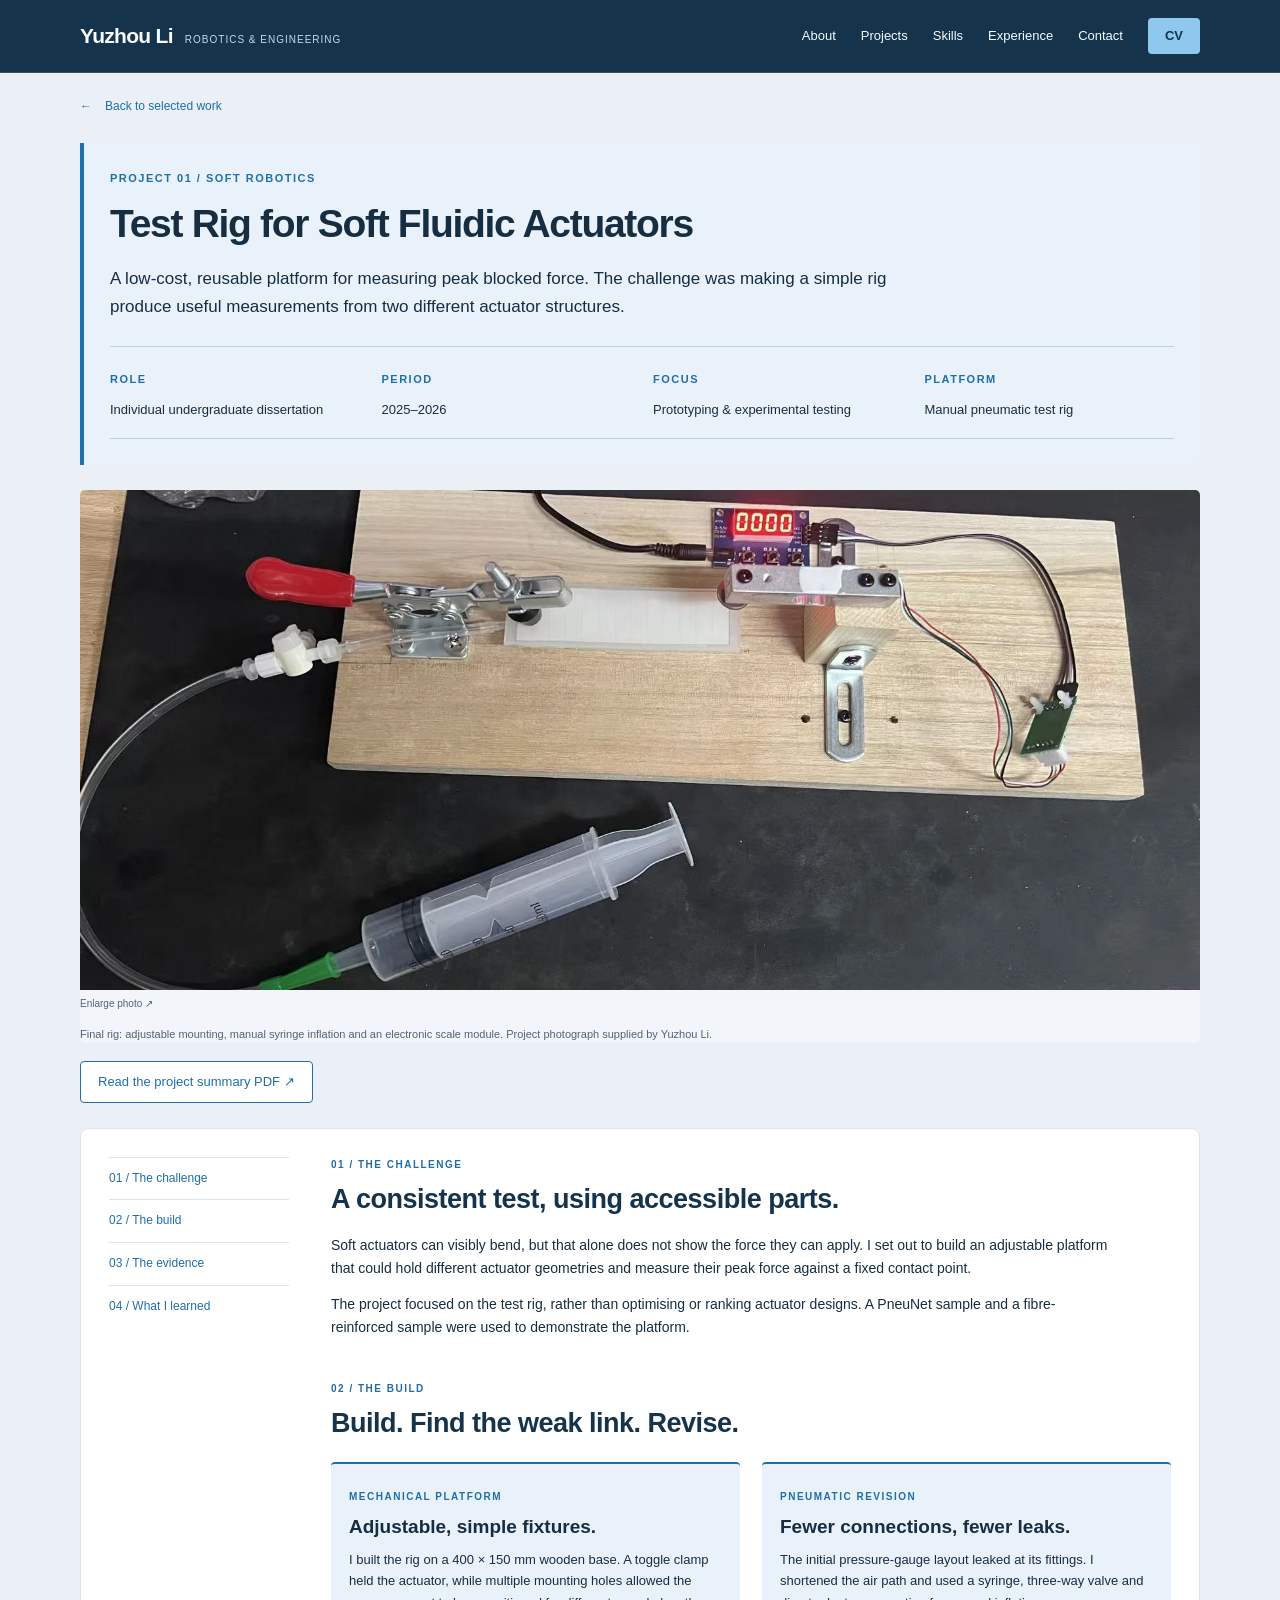
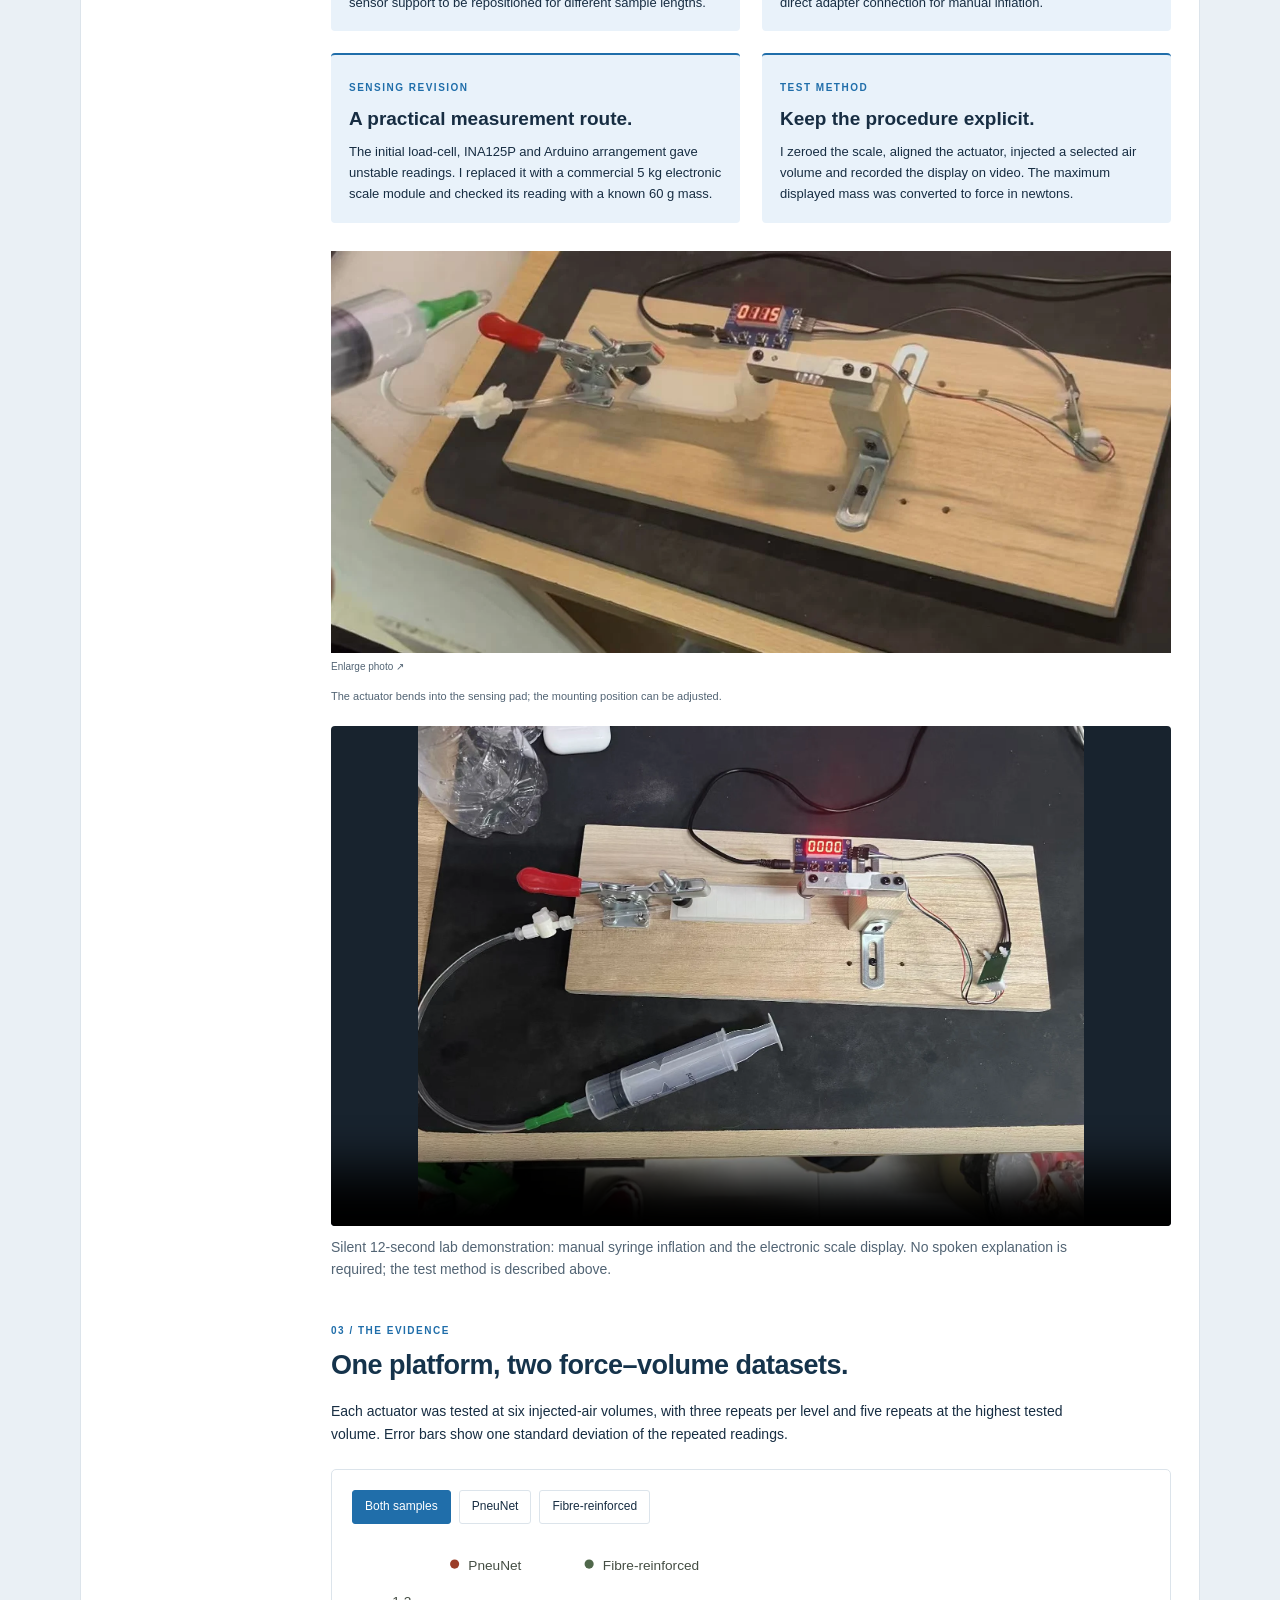
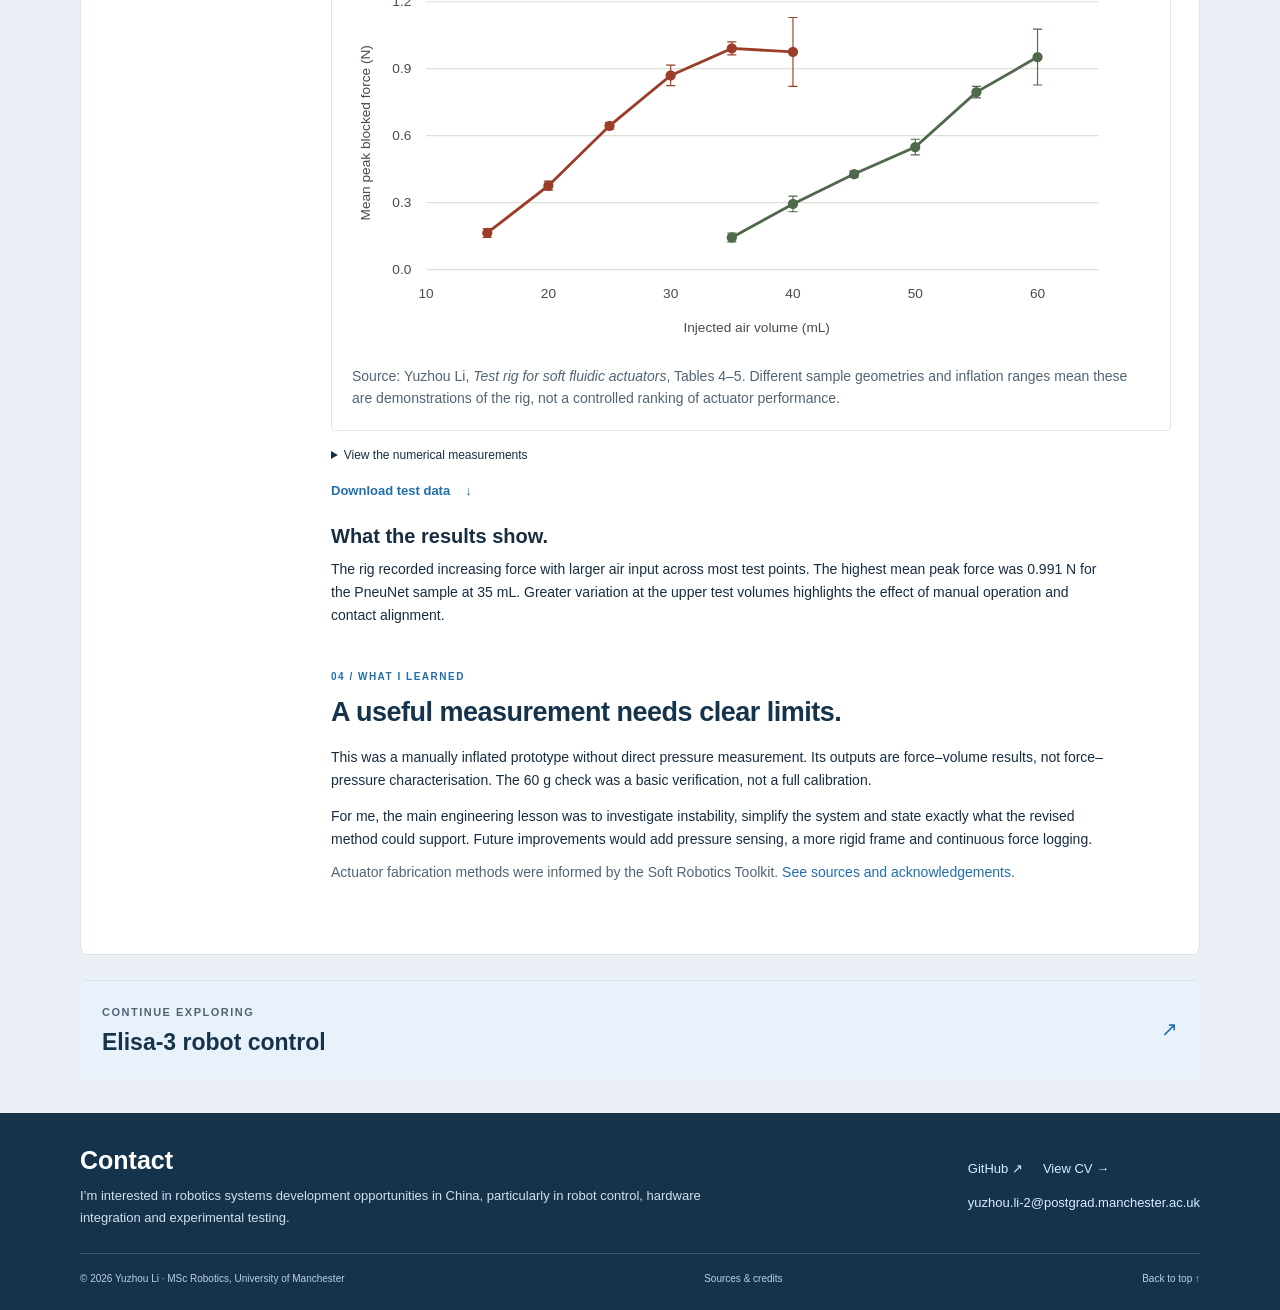
<file: projects/soft-actuator.html>
<!doctype html><html lang="en"><head><meta charset="utf-8"><meta name="viewport" content="width=device-width,initial-scale=1"><title>Test rig for soft fluidic actuators | Yuzhou Li</title><meta name="description" content="An adjustable soft actuator test rig, with pneumatic and sensing iterations, repeated force-volume measurements and experimental limitations."><meta name="theme-color" content="#175b8b"><meta property="og:title" content="Test rig for soft fluidic actuators | Yuzhou Li"><meta property="og:description" content="An adjustable soft actuator test rig, with pneumatic and sensing iterations, repeated force-volume measurements and experimental limitations."><meta property="og:type" content="website"><link rel="icon" href="../assets/favicon.svg" type="image/svg+xml"><link rel="stylesheet" href="../styles.css"><script src="../app.js" defer></script></head><body><a class="skip" href="#main">Skip to content</a><header class="site-header"><div class="wrap header-inner"><a class="wordmark" href="../index.html">Yuzhou Li<small>Robotics &amp; Engineering</small></a><nav class="nav" aria-label="Main navigation"><a href="../index.html#about">About</a><a href="../index.html#projects">Projects</a><a href="../index.html#skills">Skills</a><a href="../index.html#experience">Experience</a><a href="../index.html#contact">Contact</a><a class="cv-link" href="../cv.html">CV</a></nav></div></header><main id="main"><div class="wrap"><a class="back" href="../index.html#projects">← <span>Back to selected work</span></a><section class="case-hero"><p class="eyebrow accent">Project 01 / Soft robotics</p><h1>Test Rig for Soft Fluidic Actuators</h1><p class="case-intro">A low-cost, reusable platform for measuring peak blocked force. The challenge was making a simple rig produce useful measurements from two different actuator structures.</p><div class="case-facts"><div><span class="eyebrow muted">Role</span><p>Individual undergraduate dissertation</p></div><div><span class="eyebrow muted">Period</span><p>2025–2026</p></div><div><span class="eyebrow muted">Focus</span><p>Prototyping &amp; experimental testing</p></div><div><span class="eyebrow muted">Platform</span><p>Manual pneumatic test rig</p></div></div></section><figure class="case-banner"><button class="zoom" data-zoom aria-label="Enlarge photograph of the completed test rig"><img src="../assets/rig.webp" alt="Completed test rig with actuator clamp, syringe air supply and electronic scale module" width="1706" height="1279"></button><figcaption class="caption">Final rig: adjustable mounting, manual syringe inflation and an electronic scale module. Project photograph supplied by Yuzhou Li.</figcaption></figure><p style="margin-top:18px"><a class="button secondary" href="../assets/Soft-Actuator-Project-Summary.pdf">Read the project summary PDF ↗</a></p><div class="case-content"><aside class="case-toc" aria-label="On this page"><a href="#challenge">01 / The challenge</a><a href="#build">02 / The build</a><a href="#results">03 / The evidence</a><a href="#learning">04 / What I learned</a></aside><div>
<section class="case-section" id="challenge"><p class="eyebrow accent">01 / The challenge</p><h2>A consistent test, using accessible parts.</h2><p>Soft actuators can visibly bend, but that alone does not show the force they can apply. I set out to build an adjustable platform that could hold different actuator geometries and measure their peak force against a fixed contact point.</p><p>The project focused on the test rig, rather than optimising or ranking actuator designs. A PneuNet sample and a fibre-reinforced sample were used to demonstrate the platform.</p></section>
<section class="case-section" id="build"><p class="eyebrow accent">02 / The build</p><h2>Build. Find the weak link. Revise.</h2><div class="process"><div><span class="eyebrow">Mechanical platform</span><h3>Adjustable, simple fixtures.</h3><p>I built the rig on a 400 × 150 mm wooden base. A toggle clamp held the actuator, while multiple mounting holes allowed the sensor support to be repositioned for different sample lengths.</p></div><div><span class="eyebrow">Pneumatic revision</span><h3>Fewer connections, fewer leaks.</h3><p>The initial pressure-gauge layout leaked at its fittings. I shortened the air path and used a syringe, three-way valve and direct adapter connection for manual inflation.</p></div><div><span class="eyebrow">Sensing revision</span><h3>A practical measurement route.</h3><p>The initial load-cell, INA125P and Arduino arrangement gave unstable readings. I replaced it with a commercial 5 kg electronic scale module and checked its reading with a known 60 g mass.</p></div><div><span class="eyebrow">Test method</span><h3>Keep the procedure explicit.</h3><p>I zeroed the scale, aligned the actuator, injected a selected air volume and recorded the display on video. The maximum displayed mass was converted to force in newtons.</p></div></div><figure style="margin-top:28px"><button class="zoom" data-zoom aria-label="Enlarge test-rig detail"><img src="../assets/rig-detail.webp" alt="Close view of the clamp and electronic scale contact arrangement" width="1301" height="623" loading="lazy"></button><figcaption class="caption">The actuator bends into the sensing pad; the mounting position can be adjusted.</figcaption></figure><video controls playsinline preload="none" poster="../assets/rig.webp" aria-label="Demonstration of manual inflation on the soft actuator test rig"><source src="../assets/demo-a-left90-silent.mp4" type="video/mp4"><p>Your browser does not support this video. <a href="../assets/demo-a-left90-silent.mp4">Download the demonstration.</a></p></video><p class="caption">Silent 12-second lab demonstration: manual syringe inflation and the electronic scale display. No spoken explanation is required; the test method is described above.</p></section>
<section class="case-section" id="results"><p class="eyebrow accent">03 / The evidence</p><h2>One platform, two force–volume datasets.</h2><p>Each actuator was tested at six injected-air volumes, with three repeats per level and five repeats at the highest tested volume. Error bars show one standard deviation of the repeated readings.</p><div class="chart-shell"><div class="chart-tabs" role="group" aria-label="Choose actuator measurements"><button type="button" data-series="both" aria-pressed="true">Both samples</button><button type="button" data-series="pneunet" aria-pressed="false">PneuNet</button><button type="button" data-series="fibre" aria-pressed="false">Fibre-reinforced</button></div><svg id="force-chart" viewBox="0 0 700 365" role="img" aria-labelledby="chart-title chart-desc" style="font:12px Arial;fill:#454e44"></svg><noscript><p>Enable JavaScript to view the chart, or expand the measurement table below.</p></noscript><p class="caption">Source: Yuzhou Li, <em>Test rig for soft fluidic actuators</em>, Tables 4–5. Different sample geometries and inflation ranges mean these are demonstrations of the rig, not a controlled ranking of actuator performance.</p></div><details><summary>View the numerical measurements</summary><div style="overflow:auto"><table class="data-table"><caption class="caption" style="text-align:left">Mean peak blocked force under manual volume-controlled inflation</caption><thead><tr><th scope="col">Sample</th><th scope="col">Air (mL)</th><th scope="col">Force (N)</th><th scope="col">SD (N)</th><th scope="col">Repeats</th></tr></thead><tbody><tr><td>PneuNet</td><td>15</td><td>0.164</td><td>0.020</td><td>3</td></tr><tr><td>PneuNet</td><td>20</td><td>0.376</td><td>0.020</td><td>3</td></tr><tr><td>PneuNet</td><td>25</td><td>0.644</td><td>0.015</td><td>3</td></tr><tr><td>PneuNet</td><td>30</td><td>0.870</td><td>0.046</td><td>3</td></tr><tr><td>PneuNet</td><td>35</td><td>0.991</td><td>0.029</td><td>3</td></tr><tr><td>PneuNet</td><td>40</td><td>0.975</td><td>0.154</td><td>5</td></tr><tr><td>Fibre-reinforced</td><td>35</td><td>0.144</td><td>0.020</td><td>3</td></tr><tr><td>Fibre-reinforced</td><td>40</td><td>0.294</td><td>0.035</td><td>3</td></tr><tr><td>Fibre-reinforced</td><td>45</td><td>0.428</td><td>0.015</td><td>3</td></tr><tr><td>Fibre-reinforced</td><td>50</td><td>0.549</td><td>0.035</td><td>3</td></tr><tr><td>Fibre-reinforced</td><td>55</td><td>0.795</td><td>0.026</td><td>3</td></tr><tr><td>Fibre-reinforced</td><td>60</td><td>0.952</td><td>0.125</td><td>5</td></tr></tbody></table></div></details><a class="text-link" href="../assets/actuator-test-data.csv" download>Download test data <span aria-hidden="true">↓</span></a><h3>What the results show.</h3><p>The rig recorded increasing force with larger air input across most test points. The highest mean peak force was 0.991 N for the PneuNet sample at 35 mL. Greater variation at the upper test volumes highlights the effect of manual operation and contact alignment.</p></section>
<section class="case-section" id="learning"><p class="eyebrow accent">04 / What I learned</p><h2>A useful measurement needs clear limits.</h2><p>This was a manually inflated prototype without direct pressure measurement. Its outputs are force–volume results, not force–pressure characterisation. The 60 g check was a basic verification, not a full calibration.</p><p>For me, the main engineering lesson was to investigate instability, simplify the system and state exactly what the revised method could support. Future improvements would add pressure sensing, a more rigid frame and continuous force logging.</p><p class="caption">Actuator fabrication methods were informed by the Soft Robotics Toolkit. <a href="../credits.html">See sources and acknowledgements.</a></p></section></div></div><a class="next-project" href="elisa-3.html"><div><p class="eyebrow muted">Continue exploring</p><h2>Elisa-3 robot control</h2></div><span class="arrow" aria-hidden="true">↗</span></a></div></main><footer class="contact" id="contact"><div class="wrap"><div class="contact-grid"><div><h2>Contact</h2><p>I’m interested in robotics systems development opportunities in China, particularly in robot control, hardware integration and experimental testing.</p></div><div><div class="contact-links"><a href="https://github.com/Calm-1213" target="_blank" rel="noopener">GitHub ↗</a><a href="../cv.html">View CV →</a></div><a class="email" href="mailto:yuzhou.li-2@postgrad.manchester.ac.uk">yuzhou.li-2@postgrad.manchester.ac.uk</a></div></div><div class="footer"><span>© 2026 Yuzhou Li · MSc Robotics, University of Manchester</span><span><a href="../credits.html">Sources &amp; credits</a></span><a href="#main">Back to top ↑</a></div></div></footer><dialog id="lightbox" class="lightbox" aria-label="Enlarged project photograph"><button type="button" aria-label="Close photograph">×</button><img alt="" src="../assets/rig.webp"></dialog></body></html>
</file>
<file: styles.css>
:root{--paper:#fff;--ink:#172d42;--muted:#526474;--line:#dce4eb;--accent:#175b8b;--wash:#f2f6fa;--white:#fff;--serif:Arial,Helvetica,sans-serif;--sans:Arial,Helvetica,sans-serif}
*{box-sizing:border-box}html{scroll-behavior:smooth;scroll-padding-top:105px}body{margin:0;color:var(--ink);background:white;font:16px/1.65 var(--sans);-webkit-font-smoothing:antialiased}a{color:var(--accent);text-decoration:none}a:hover{text-decoration:underline;text-underline-offset:4px}button{font:inherit;color:inherit;cursor:pointer}img{display:block;width:100%;height:auto}p,h1,h2,h3,figure{margin:0}p+p{margin-top:13px}h1,h2,h3{line-height:1.2}h1{font-weight:700}h2,h3{font-weight:600}a:focus-visible,button:focus-visible,summary:focus-visible{outline:3px solid #b26619;outline-offset:4px}::selection{background:#d5e9f7}.wrap{width:min(1120px,calc(100% - 64px));margin:auto}.skip{position:fixed;left:10px;top:-100px;background:var(--ink);color:white;padding:10px 18px;z-index:100}.skip:focus{top:10px}.site-header{background:#fffffff5;border-bottom:1px solid var(--line);position:sticky;top:0;z-index:30}.header-inner{min-height:75px;display:flex;justify-content:space-between;align-items:center;gap:20px}.wordmark{color:var(--ink);font-size:21px;font-weight:700;letter-spacing:-.7px}.wordmark small{font-size:10px;letter-spacing:1px;text-transform:uppercase;margin-left:12px;color:var(--muted);font-weight:400}.nav{display:flex;align-items:center;gap:25px;font-size:13px}.nav a{color:var(--ink)}.nav .cv-link{color:white;background:var(--accent);padding:7px 17px;border-radius:4px}.nav .cv-link:hover{background:#12466b;text-decoration:none}.eyebrow{font-size:11px;letter-spacing:1.5px;text-transform:uppercase;font-weight:600}.accent{color:var(--accent)}.muted{color:var(--muted)}.tiny{font-size:12px;line-height:1.6;color:var(--muted)}.intro{padding:58px 0 48px;display:grid;grid-template-columns:218px 1fr;gap:52px;align-items:start}.portrait{width:218px;height:285px;object-fit:cover;object-position:center 36%;border:1px solid var(--line);border-radius:5px}.intro h1{font-size:48px;letter-spacing:-1.8px;margin:6px 0 8px}.intro .subtitle{font-size:19px;color:var(--accent);font-weight:500;margin:0 0 16px}.intro .intro-copy{max-width:680px;font-size:16px}.intro .interest{font-size:14px;margin-top:12px;color:var(--muted)}.intro-links{display:flex;flex-wrap:wrap;gap:10px;margin-top:23px}.button{display:inline-flex;gap:12px;align-items:center;padding:9px 17px;border:1px solid var(--accent);border-radius:4px;font-size:13px;font-weight:500;background:var(--accent);color:white}.button:hover{background:#12466b;text-decoration:none}.button.secondary{background:white;color:var(--accent)}.button.secondary:hover{background:var(--wash)}.section{padding:48px 0;border-top:1px solid var(--line)}.section-head{display:flex;justify-content:space-between;align-items:end;gap:30px;margin-bottom:25px}.section-head h2{font-size:29px;letter-spacing:-.7px}.section-head p{font-size:13px;color:var(--muted);max-width:395px}.project-feature{border:1px solid var(--line);border-radius:7px;overflow:hidden;display:grid;grid-template-columns:1.05fr 1fr;background:white}.project-feature .project-photo{height:100%;min-height:355px;object-fit:cover}.project-body{padding:28px}.project-label{font-size:11px;color:var(--muted);letter-spacing:.4px}.project-body h3{font-size:25px;letter-spacing:-.5px;margin:10px 0 12px}.project-body p{font-size:14px}.project-body ul{font-size:13px;padding-left:18px;margin:15px 0}.project-body li{margin-bottom:5px}.tags{display:flex;gap:7px;flex-wrap:wrap;margin:18px 0}.tags span{font-size:10px;background:var(--wash);color:#36566e;border:1px solid #e1e9f0;padding:3px 8px;border-radius:4px}.project-actions{display:flex;flex-wrap:wrap;gap:18px;margin-top:17px;font-size:13px;font-weight:600}.project-grid{display:grid;grid-template-columns:1fr 1fr;gap:25px;margin-top:25px}.project-card{border:1px solid var(--line);border-radius:7px;overflow:hidden}.project-card .project-body{padding:23px}.project-card .project-body h3{font-size:22px}.project-card-media{height:235px;overflow:hidden;background:var(--wash)}.project-card-media img{height:100%;object-fit:cover;object-position:center 90%}.circuit-art{height:100%;position:relative;display:flex;align-items:center;justify-content:center;background:#edf3f7}.circuit-art svg{width:85%;height:80%}.circuit-art .tiny{position:absolute;left:16px;bottom:10px;font-size:10px}.two-columns{display:grid;grid-template-columns:1fr 1fr;gap:42px}.research-list{display:flex;flex-wrap:wrap;gap:8px;margin-top:18px}.research-list span{background:var(--wash);padding:7px 12px;border-radius:4px;font-size:13px}.skill-grid{display:grid;grid-template-columns:repeat(3,1fr);gap:25px}.skill-grid>div{padding:20px;background:var(--wash);border-top:3px solid #a4c4dc;border-radius:3px}.skill-grid h3{font-size:17px;margin-bottom:12px}.skill-grid p{font-size:14px}.skill-grid .tiny{font-size:11px;margin-top:13px}.entry{padding:19px 0;border-bottom:1px solid var(--line)}.entry:first-child{padding-top:0}.entry-head{display:flex;justify-content:space-between;align-items:start;gap:15px}.entry h3{font-size:17px}.entry .entry-date{font-size:12px;color:var(--muted);white-space:nowrap}.entry p{font-size:14px;margin-top:6px}.entry ul{font-size:14px;padding-left:19px;margin:12px 0 0}.entry li{margin-bottom:6px}.about-note{max-width:800px;font-size:15px}.contact{background:var(--wash);border-top:1px solid var(--line);padding:35px 0 22px}.contact-grid{display:grid;grid-template-columns:1fr auto;gap:30px;align-items:center}.contact h2{font-size:25px;margin-bottom:10px}.contact p{font-size:13px;color:var(--muted);max-width:650px}.contact-links{display:flex;gap:20px;font-size:13px;margin-bottom:10px}.email{font-size:13px;overflow-wrap:anywhere}.footer{display:flex;justify-content:space-between;gap:20px;border-top:1px solid var(--line);padding-top:17px;margin-top:25px;color:var(--muted);font-size:10px}.footer a{color:var(--muted)}.text-link{font-size:13px;font-weight:600;display:inline-flex;gap:15px;align-items:center}.arrow{font-size:20px}.back{display:inline-flex;gap:13px;font-size:12px;margin-top:24px}.case-hero{padding:30px 0}.case-hero h1{font-size:43px;letter-spacing:-1.3px;max-width:850px;margin:13px 0 18px}.case-intro{font-size:17px;max-width:780px}.case-facts{display:grid;grid-template-columns:repeat(4,1fr);gap:22px;padding:18px 0;border-top:1px solid var(--line);border-bottom:1px solid var(--line);margin-top:25px}.case-facts p{font-size:13px;margin-top:7px}.case-banner{background:var(--wash);border-radius:5px;overflow:hidden}.case-banner img{max-height:500px;object-fit:cover}.caption{font-size:11px;color:var(--muted);margin-top:10px;line-height:1.6}.case-content{display:grid;grid-template-columns:180px 1fr;gap:42px;padding:40px 0}.case-toc{position:sticky;top:105px;align-self:start;font-size:12px}.case-toc a{display:block;border-top:1px solid var(--line);padding:11px 0}.case-section{margin-bottom:42px}.case-section h2{font-size:27px;letter-spacing:-.5px;margin:10px 0 18px}.case-section h3{font-size:20px;margin:20px 0 10px}.case-section p{font-size:14px;max-width:780px}.case-section .eyebrow{font-size:10px}.case-section ul{padding-left:19px;font-size:14px}.case-section li{margin-bottom:7px}.case-section .text-link{margin-top:15px}.process{display:grid;grid-template-columns:1fr 1fr;gap:22px;margin-top:22px}.process>div{padding:18px;background:var(--wash);border-radius:4px}.process h3{margin-top:8px;font-size:19px}.process p{font-size:13px}.media-grid{display:grid;grid-template-columns:1fr 1fr;gap:20px}.media-grid img{height:300px;object-fit:cover}.zoom{padding:0;border:0;background:transparent;width:100%;cursor:zoom-in}.zoom:after{content:"Enlarge photo ↗";display:block;font-size:10px;text-align:left;color:var(--muted);padding-top:6px}video{width:100%;max-height:500px;display:block;background:#18232e;margin-top:20px;border-radius:4px}.chart-shell{border:1px solid var(--line);background:white;padding:20px;margin-top:23px;border-radius:5px}.chart-tabs{display:flex;gap:8px;flex-wrap:wrap;margin-bottom:15px}.chart-tabs button{font-size:12px;padding:6px 12px;border:1px solid var(--line);background:white;border-radius:3px}.chart-tabs button[aria-pressed="true"]{background:var(--accent);border-color:var(--accent);color:white}#force-chart{display:block;width:100%;height:auto}.data-table{border-collapse:collapse;width:100%;font-size:12px;margin-top:15px}.data-table th,.data-table td{padding:9px 6px;text-align:left;border-bottom:1px solid var(--line)}details{margin-top:15px}summary{font-size:12px;cursor:pointer}.next-project{display:flex;justify-content:space-between;align-items:center;padding:24px 0 35px;border-top:1px solid var(--line)}.next-project h2{font-size:23px;margin-top:8px}.lightbox{border:0;background:white;padding:40px 18px 18px;max-width:92vw;max-height:94vh}.lightbox::backdrop{background:#101e2ce8}.lightbox img{max-height:80vh;width:auto;max-width:86vw;object-fit:contain}.lightbox button{position:absolute;right:10px;top:3px;background:none;border:0;font-size:25px}.credits{max-width:800px;padding:40px 0 60px}.credits h1{font-size:35px;margin:12px 0 25px}.credits h2{font-size:23px;margin:27px 0 13px}.credits p,.credits li{font-size:14px}.credits a{text-decoration:underline}.cv-top{display:flex;justify-content:space-between;align-items:start;gap:25px;border-bottom:1px solid var(--line);padding-bottom:25px;margin-bottom:30px}.cv-top h1{font-size:38px;margin:8px 0}.cv-section{margin-top:30px}.cv-section h2{font-size:23px;border-bottom:1px solid var(--line);padding-bottom:10px;margin-bottom:18px}.cv-page{max-width:900px;padding-top:35px;padding-bottom:55px}.cv-page ul{font-size:14px}.cv-page .entry-head{flex-wrap:wrap}.cv-page .button{white-space:nowrap}.cv-contact{font-size:13px;overflow-wrap:anywhere}.cv-page .entry:last-child{border:0}.download-note{font-size:12px;color:var(--muted);margin-top:12px}.download-note a{text-decoration:underline}[hidden]{display:none!important}
@media(max-width:1000px){.wordmark small{display:none}.nav{gap:18px}.intro{gap:35px;grid-template-columns:180px 1fr}.portrait{width:180px;height:245px}.intro h1{font-size:42px}.project-body{padding:23px}.project-feature .project-photo{min-height:390px}.case-content{gap:28px;grid-template-columns:150px 1fr}}
@media(max-width:720px){html{scroll-padding-top:135px}.wrap{width:calc(100% - 36px)}.header-inner{display:block;padding:12px 0 13px}.wordmark{font-size:20px}.nav{margin-top:12px;gap:17px;flex-wrap:wrap;font-size:12px}.nav .cv-link{padding:4px 12px}.intro{grid-template-columns:100px 1fr;gap:20px;padding:30px 0}.portrait{width:100px;height:138px}.intro h1{font-size:32px;margin-top:5px;letter-spacing:-1px}.intro .subtitle{font-size:15px;margin-bottom:13px}.intro .intro-copy,.intro .interest,.intro-links{grid-column:1/-1}.intro-text{display:contents}.intro-name{align-self:center}.intro-copy{font-size:15px!important}.intro .interest{margin-top:-8px}.intro-links{margin-top:0}.intro .eyebrow{font-size:9px}.section{padding:32px 0}.section-head{display:block;margin-bottom:20px}.section-head h2{font-size:26px}.section-head p{margin-top:10px}.project-feature{display:flex;flex-direction:column}.project-feature .project-photo{min-height:0;height:245px}.project-body{padding:21px}.project-body h3{font-size:23px}.project-grid{grid-template-columns:1fr;gap:22px}.project-card-media{height:235px}.two-columns{grid-template-columns:1fr;gap:28px}.skill-grid{grid-template-columns:1fr;gap:16px}.skill-grid>div{padding:18px}.entry-head{display:block}.entry .entry-date{margin-top:5px}.contact-grid{grid-template-columns:1fr;gap:20px}.footer{display:block}.footer>span,.footer>a{display:block;margin-top:8px}.case-hero h1{font-size:34px;letter-spacing:-.7px}.case-intro{font-size:15px}.case-facts{grid-template-columns:1fr 1fr;gap:15px}.case-facts .eyebrow{font-size:10px}.case-banner img{max-height:330px}.case-content{display:block;padding-top:25px}.case-toc{position:static;display:flex;overflow:auto;gap:16px;margin-bottom:25px}.case-toc a{white-space:nowrap;font-size:11px}.case-section h2{font-size:25px}.process{grid-template-columns:1fr;gap:15px}.media-grid{gap:14px}.media-grid img{height:230px}.chart-shell{padding:10px}.chart-tabs button{font-size:11px;padding:5px 8px}.cv-top{display:block}.cv-top .button{margin-top:20px}.cv-page{padding-top:25px}.cv-top h1{font-size:34px}.data-table{font-size:10px}.next-project h2{font-size:22px}.credits h1{font-size:31px}}
@media(max-width:360px){.nav{gap:13px;font-size:11px}.intro{grid-template-columns:85px 1fr;gap:16px}.portrait{width:85px;height:121px}.intro h1{font-size:29px}.intro .subtitle{font-size:13px}.button{font-size:12px;padding:8px 12px}}
@media(prefers-reduced-motion:reduce){html{scroll-behavior:auto}*{transition:none!important}}
@media print{.site-header,.contact,.back,.case-toc,.chart-tabs,.cv-top .button,.download-note{display:none}.wrap{width:100%}.section{padding:20px 0}.case-content{display:block}.cv-page{padding:0}.cv-section,.entry{break-inside:avoid}a{color:#111}.portrait{height:150px;width:115px}}


/* Portfolio colour styles */
:root{--theme-hero:#15334b;--theme-accent:#206eaa;--theme-soft:#e9f2fa;--theme-page:#eaf0f5;--theme-detail:#8fc8ee;--accent:var(--theme-accent)}
:root[data-theme="forest"]{--theme-hero:#183e34;--theme-accent:#286e55;--theme-soft:#e8f1ea;--theme-page:#ecf1ec;--theme-detail:#a3d5b2}
:root[data-theme="ink"]{--theme-hero:#292e38;--theme-accent:#8a4a25;--theme-soft:#f4ece3;--theme-page:#efedeb;--theme-detail:#f0bd86}
body{background:var(--theme-page)}
.site-header{background:var(--theme-hero);border-bottom:1px solid #ffffff24}
.wordmark,.nav a{color:#f7fbff}.wordmark small{color:#c7d9e5}
.nav .cv-link{background:var(--theme-detail);color:#15334b;font-weight:700}
.nav .cv-link:hover{background:#fff;color:#15334b}
.header-inner{min-height:72px}
.intro{margin-top:26px;padding:34px 38px;background:var(--theme-hero);border-radius:10px;gap:38px;border:1px solid #ffffff10;color:#fff;align-items:center}
.intro .portrait{border:4px solid #ffffffdb;border-radius:7px;box-shadow:0 8px 22px #0002}
.intro .eyebrow{color:var(--theme-detail)}
.intro h1{color:#fff;font-size:49px}
.intro .subtitle{color:#cee4f4}.intro .intro-copy{color:#edf5fa}
.intro .interest{color:#d2e1eb}.intro .interest strong{color:#fff}
.intro .button{background:var(--theme-detail);border-color:var(--theme-detail);color:#17334a;font-weight:600}
.intro .button:hover{background:white;border-color:white}
.intro .button.secondary{background:transparent;border-color:#7393a9;color:white}
.intro .button.secondary:hover{background:#ffffff14}
.appearance-panel{display:flex;align-items:center;flex-wrap:wrap;gap:7px;margin-top:19px}
.appearance-panel>span{font-size:10px;letter-spacing:.6px;text-transform:uppercase;color:#c7dae6;margin-right:5px}
.appearance-panel button{border:1px solid #6f8a9d;color:#e6f0f6;background:transparent;border-radius:20px;padding:4px 10px;font-size:10px;display:flex;align-items:center;gap:6px}
.appearance-panel button:before{content:"";width:7px;height:7px;border-radius:50%;background:var(--swatch)}
.appearance-panel button[aria-pressed="true"]{background:#fff;color:#172d42;border-color:#fff}
.section{background:white;border:1px solid #d5e0e9;border-radius:10px;padding:28px;margin:24px 0}
.section-head{margin-bottom:21px}.section-head h2{font-size:26px;display:flex;align-items:center;gap:11px}
.section-head h2:before{content:"";width:4px;height:25px;border-radius:2px;background:var(--theme-accent)}
#skills{background:var(--theme-soft)}
.project-feature{border-top:4px solid var(--theme-accent);box-shadow:0 4px 16px #193b5410}
.project-card{border-top:3px solid var(--theme-accent)}
.project-card-media{background:var(--theme-soft)}
.project-body{padding:24px}.project-body h3{color:var(--theme-hero)}
.project-card .project-body{padding:22px}.project-feature .project-photo{min-height:350px}
.tags span{background:var(--theme-soft);color:#345466}
.project-actions a{color:var(--theme-accent)}
.skill-grid>div{background:#ffffffc9;border-top-color:var(--theme-accent);border:1px solid #ffffff;box-shadow:0 3px 12px #193b5408}
.skill-grid h3{color:var(--theme-hero)}
.entry{border-bottom-color:#e0e8ee}.entry:first-child{padding-top:0}.entry:last-child{border-bottom:0;padding-bottom:0}
.contact{background:var(--theme-hero);color:#fff;margin-top:30px;border:0;padding-top:32px}
.contact h2{color:#fff}.contact p{color:#d0e0eb}.contact a{color:#d8edff}
.contact .footer{border-color:#ffffff2c;color:#bdcfdd}.footer a{color:#bdcfdd}
.case-hero{margin:25px 0;background:var(--theme-soft);padding:26px;border-left:4px solid var(--theme-accent);border-radius:0 8px 8px 0}
.case-hero h1{font-size:39px}.case-hero .eyebrow{color:var(--theme-accent)}
.case-facts{border-color:#bdcedd}
.case-content{background:white;padding:28px;border:1px solid var(--line);border-radius:8px;margin:25px 0}
.case-toc a{color:var(--theme-accent)}.case-section h2{color:var(--theme-hero)}
.process>div{background:var(--theme-soft);border-top:2px solid var(--theme-accent)}
.process .eyebrow{color:var(--theme-accent)}
.next-project{background:var(--theme-soft);border-radius:7px;padding:22px;margin:25px 0 35px}
.next-project h2{color:var(--theme-hero)}
.cv-page{background:#fff;border:1px solid var(--line);border-radius:8px;padding:30px 34px;margin-top:28px;margin-bottom:28px}
.cv-top{border-bottom:3px solid var(--theme-accent)}
.cv-top .eyebrow{color:var(--theme-accent)}.cv-top h1{color:var(--theme-hero)}
.cv-section h2{color:var(--theme-hero)}
.credits{background:white;border:1px solid var(--line);padding:30px;border-radius:8px;margin:28px 0}
@media(max-width:1000px){.intro{grid-template-columns:180px 1fr;padding:29px;gap:30px}.intro h1{font-size:42px}.case-content{grid-template-columns:140px 1fr;gap:25px}}
@media(max-width:720px){.header-inner{min-height:0}.intro{grid-template-columns:100px 1fr;gap:19px;padding:23px;margin-top:19px;align-items:start}.intro h1{font-size:33px}.intro .portrait{width:100px;height:138px;border-width:3px}.intro .subtitle{font-size:14px;line-height:1.45}.intro .intro-name{align-self:center}.intro .intro-copy{margin-top:2px}.intro .interest{margin-top:-7px}.appearance-panel{grid-column:1/-1;margin-top:0}.appearance-panel>span{font-size:9px}.appearance-panel button{font-size:10px}.section{padding:21px;margin:19px 0}.section-head h2{font-size:24px}.project-body,.project-card .project-body{padding:19px}.project-feature .project-photo{min-height:0;height:230px}.project-grid{gap:19px}.project-card-media{height:220px}.project-body h3{font-size:22px}.contact{margin-top:20px}.case-hero{padding:20px;margin-top:20px}.case-hero h1{font-size:31px}.case-content{padding:20px;display:block;margin-top:20px}.case-section h2{font-size:24px}.cv-page{padding:23px 20px;margin-top:20px;margin-bottom:20px}.cv-top h1{font-size:33px}.credits{padding:23px}}
@media(max-width:360px){.intro{grid-template-columns:85px 1fr;padding:18px;gap:15px}.intro .portrait{width:85px;height:121px}.intro h1{font-size:28px}.intro .subtitle{font-size:12px}.section{padding:17px}.project-body,.project-card .project-body{padding:17px}.appearance-panel{gap:6px}.appearance-panel>span{width:100%}}
@media print{body{background:#fff}.intro{background:#fff;color:#111;padding:0;margin:0}.intro h1,.intro .subtitle,.intro .intro-copy,.intro .interest,.intro .interest strong{color:#111}.appearance-panel{display:none}.section,.case-content,.cv-page{border:0;box-shadow:none;margin:0;padding:15px 0}.case-hero{background:#fff;border:0;padding:0}}

@media(max-width:720px){.intro-links{gap:8px}.intro .button{padding:8px 12px;font-size:12px}}
</file>
<file: motion.css>
/* Kinetic robotics portfolio */
:root{--live-bg:#07121e;--live-panel:#102335;--live-panel-alt:#0b1c2c;--live-line:#294056;--live-text:#edf6ff;--live-muted:#a9bed0;--live-accent:#7bdfff;--live-warm:#edb475}
:root[data-theme="forest"]{--live-bg:#071912;--live-panel:#112d24;--live-panel-alt:#0b2119;--live-line:#2d4e3e;--live-text:#effaf3;--live-muted:#b2c9bc;--live-accent:#a0edc3;--live-warm:#e6c28c}
:root[data-theme="ink"]{--live-bg:#121419;--live-panel:#242832;--live-panel-alt:#1b1f27;--live-line:#41464f;--live-text:#fff8f0;--live-muted:#c4bdb5;--live-accent:#f0c18d;--live-warm:#8fd6df}
body.is-home{background:var(--live-bg);color:var(--live-text);--accent:var(--live-accent)}
.is-home .wrap{width:min(1240px,calc(100% - 88px))}
.is-home .site-header{background:var(--live-bg);border-color:var(--live-line)}
.is-home .header-inner{min-height:78px}.is-home .wordmark{color:var(--live-text);font-size:22px}
.is-home .wordmark small{color:var(--live-muted)}.is-home .nav{gap:30px}
.is-home .nav a{color:var(--live-text);position:relative}.is-home .nav a[aria-current="location"]:after{content:"";position:absolute;height:2px;background:var(--live-accent);left:0;right:0;bottom:-8px}
.is-home .nav .cv-link{color:var(--live-bg);background:var(--live-accent);border-radius:5px}
.scroll-progress{position:fixed;left:0;top:0;height:2px;width:100%;background:var(--live-accent);transform:scaleX(0);transform-origin:left;z-index:100;box-shadow:0 0 10px var(--live-accent);pointer-events:none}
.motion-hero{position:relative;isolation:isolate;padding:52px 0 0;overflow:hidden}
.motion-hero-grid{display:grid;grid-template-columns:1fr 1fr;gap:70px;align-items:center;position:relative;z-index:2}
.kinetic-canvas{position:absolute;inset:0;width:100%;height:100%;z-index:-2;opacity:.58;pointer-events:none}
.hero-orbit{position:absolute;width:620px;height:620px;right:-100px;top:-15px;border:1px solid var(--live-line);border-radius:50%;z-index:-1;opacity:.5;pointer-events:none}
.hero-orbit:before,.hero-orbit:after{content:"";position:absolute;border:1px dashed var(--live-line);border-radius:50%;inset:40px;animation:orbit-spin 40s linear infinite}
.hero-orbit:after{inset:100px;border-style:solid;transform:rotateX(55deg);animation:orbit-spin 55s linear infinite reverse}
.hero-identity{display:flex;gap:17px;align-items:center;margin-bottom:28px}
.hero-identity img{width:128px;height:166px;flex-shrink:0;object-fit:cover;object-position:center 38%;border:2px solid #ffffffb3;border-radius:9px;box-shadow:0 8px 28px #0004;background:white}.hero-identity>div{min-width:0}
.hero-kicker{font:10px/1.5 var(--sans);letter-spacing:1.6px;text-transform:uppercase;color:var(--live-accent);font-weight:600}
.hero-identity p{font-size:28px;font-weight:600;line-height:1.25;margin:4px 0;color:var(--live-text)}
.hero-identity-note{font-size:11px;color:var(--live-muted)}
.hero-copy h1{font-size:clamp(62px,6.5vw,94px);line-height:1.01;letter-spacing:-4px;font-weight:700;margin:0 0 24px}
.hero-copy h1 span{color:var(--live-accent)}
.hero-lede{font-size:16px;line-height:1.75;color:#d3e2ec;max-width:480px}
.hero-interests{font-size:11px;line-height:1.85;color:var(--live-muted);margin-top:19px}
.hero-interests strong{color:var(--live-text);font-weight:500;margin-right:10px}
.hero-actions{display:flex;gap:15px;align-items:center;flex-wrap:wrap;margin-top:25px}
.motion-button{display:inline-flex;align-items:center;justify-content:space-between;gap:26px;padding:12px 18px;border-radius:5px;border:1px solid var(--live-line);font-size:13px;font-weight:600;transition:background .2s,transform .2s,border-color .2s}
.motion-button:hover{text-decoration:none;transform:translateY(-3px)}
.motion-button.primary{background:var(--live-accent);border-color:var(--live-accent);color:var(--live-bg)}
.motion-button.primary:hover{background:#fff;border-color:#fff}
.motion-button.quiet{color:var(--live-text);background:var(--live-panel-alt)}
.motion-button.quiet:hover{border-color:var(--live-accent)}
.hero-controls{display:flex;align-items:center;justify-content:space-between;gap:12px;flex-wrap:wrap;max-width:480px;margin-top:26px}
.hero-controls .appearance-panel{margin:0;gap:6px}
.hero-controls .appearance-panel>span{color:var(--live-muted);font-size:9px;margin-right:4px}
.hero-controls .appearance-panel button{color:var(--live-muted);border-color:var(--live-line);font-size:9px;padding:3px 8px}
.hero-controls .appearance-panel button[aria-pressed="true"]{color:var(--live-bg);background:var(--live-text)}
.motion-toggle{display:flex;gap:7px;align-items:center;background:transparent;border:0;padding:5px 0;color:var(--live-muted);font-size:10px}
.motion-toggle:hover{color:var(--live-text)}.motion-toggle:disabled{cursor:default}
.motion-toggle-icon{font-size:12px;color:var(--live-accent)}
.hero-project{position:relative;padding:20px 0 0 10px}
.demo-frame{border:1px solid var(--live-line);border-radius:14px;background:var(--live-panel);box-shadow:0 24px 60px #0005;overflow:hidden;transform:perspective(1000px) rotateY(-3deg) rotateX(2deg);transition:transform .45s ease-out;position:relative}
.demo-frame:before{content:"";position:absolute;top:0;left:10%;right:10%;height:1px;background:var(--live-accent);opacity:.8;z-index:3}
.demo-frame-top{display:flex;justify-content:space-between;align-items:center;padding:13px 17px;font-size:10px;letter-spacing:1.3px;text-transform:uppercase;color:var(--live-muted)}
.demo-dot{width:6px;height:6px;border-radius:50%;background:var(--live-accent);box-shadow:0 0 12px var(--live-accent);animation:signal-pulse 3s ease-in-out infinite}
.hero-video-window{height:380px;position:relative;background:#152a38;overflow:hidden}
.hero-preview{width:100%;height:100%;max-height:none;object-fit:contain;object-position:center 53%;border:0;border-radius:0;margin:0;background:#152a38;opacity:.94}
.hero-video-shade{position:absolute;inset:0;background:linear-gradient(transparent 50%,#07121ed4);pointer-events:none}
.demo-play{position:absolute;left:22px;bottom:22px;border:0;background:transparent;color:white;display:flex;align-items:center;gap:12px;padding:0;font-size:12px}
.play-disc{width:46px;height:46px;display:grid;place-items:center;border:1px solid #fff8;background:#ffffff1a;backdrop-filter:blur(8px);border-radius:50%;font-size:14px;transition:background .2s,transform .2s}
.demo-play:hover .play-disc{background:var(--live-accent);color:var(--live-bg);transform:scale(1.1)}
.demo-frame-bottom{display:flex;justify-content:space-between;align-items:center;padding:19px}
.demo-frame-bottom .hero-kicker{font-size:9px;letter-spacing:1px}
.demo-frame-bottom h2{font-size:17px;font-weight:500;color:var(--live-text);margin-top:6px}
.demo-frame-bottom>a{width:35px;height:35px;display:grid;place-items:center;border:1px solid var(--live-line);border-radius:50%;font-size:22px;color:var(--live-accent)}
.hero-media-caption{font-size:10px;line-height:1.6;color:var(--live-muted);margin:15px 0 0 13px;max-width:450px}
.hero-bottom-strip{display:flex;gap:34px;align-items:center;border-top:1px solid var(--live-line);padding:22px 0;margin-top:43px;position:relative;z-index:2;font-size:11px;color:var(--live-muted)}
.hero-bottom-strip b{color:var(--live-accent);font-weight:400;margin-right:9px;font-size:9px}
.hero-bottom-strip>a{margin-left:auto;color:var(--live-text);font-size:10px}
.hero-bottom-strip>a span{margin-left:15px}
.motion-ribbon{border-top:1px solid var(--live-line);border-bottom:1px solid var(--live-line);overflow:hidden;margin:0 -44px;opacity:.7;background:var(--live-panel-alt)}
.motion-ribbon-track{display:flex;gap:0;width:max-content;animation:ribbon-slide 32s linear infinite}
.motion-ribbon-track>span{white-space:nowrap;text-transform:uppercase;letter-spacing:2px;font-size:11px;padding:15px 0;color:var(--live-muted)}
.motion-ribbon i{color:var(--live-accent);font-style:normal;padding:0 30px}
.is-home .section{padding:58px 0;margin:0;background:transparent;border:0;border-radius:0}
.is-home .section+.section{border-top:1px solid var(--live-line)}
.is-home .section-head{margin-bottom:30px;align-items:end}
.is-home .section-head h2{color:var(--live-text);font-size:35px;letter-spacing:-1.1px}
.is-home .section-head h2:before{height:30px;background:var(--live-accent)}
.is-home .section-head p{color:var(--live-muted);font-size:12px;max-width:350px}
.is-home .project-feature,.is-home .project-card{background:var(--live-panel);border:1px solid var(--live-line);border-radius:12px;overflow:hidden;box-shadow:none;position:relative;transition:border-color .25s,box-shadow .25s}
.is-home .project-feature:hover,.is-home .project-card:hover{border-color:#7bdfff80;box-shadow:0 14px 38px #0003}
.is-home .project-feature{grid-template-columns:1.1fr 1fr}
.feature-visual,.card-visual{position:relative;overflow:hidden}
.feature-visual>a{display:block;height:100%}
.is-home .project-feature .project-photo{height:100%;min-height:420px;transition:transform .8s cubic-bezier(.2,.8,.2,1);object-position:center}
.is-home .project-feature:hover .project-photo{transform:scale(1.035)}
.is-home .project-body{padding:32px}
.is-home .project-body h3{color:var(--live-text);font-size:30px;line-height:1.2;letter-spacing:-.7px;margin:14px 0 17px}
.is-home .project-body p,.is-home .project-body li{color:#c0d2e0;font-size:13px}
.is-home .project-body .project-label{font-size:10px;letter-spacing:.3px;color:var(--live-muted)}
.is-home .project-body ul{padding-left:16px;margin:20px 0}
.is-home .project-body li{margin-bottom:7px}
.is-home .tags span{background:var(--live-panel-alt);border:1px solid var(--live-line);color:var(--live-muted);border-radius:3px;font-size:9px}
.is-home .project-actions{gap:18px;margin-top:23px}
.is-home .project-actions a{color:var(--live-accent);font-size:11px}
.is-home .project-grid{margin-top:26px;gap:26px}
.is-home .project-card-media{height:250px;background:var(--live-panel-alt)}
.is-home .project-card-media img{transition:transform .8s cubic-bezier(.2,.8,.2,1)}
.is-home .project-card:hover .project-card-media img{transform:scale(1.04)}
.is-home .project-card .project-body{padding:26px}
.is-home .project-card .project-body h3{font-size:25px}
.inline-play{position:absolute;left:18px;bottom:18px;background:#07121ecc;color:white;border:1px solid #d7edff66;backdrop-filter:blur(8px);padding:8px 12px;border-radius:30px;font-size:10px;display:flex;gap:9px;align-items:center;transition:background .2s}
.inline-play:hover{background:var(--live-accent);color:var(--live-bg)}
.inline-play>span{font-size:10px}
.is-home .circuit-art{background:#132b3c}
.is-home .circuit-art svg{filter:brightness(1.8)}
.is-home .circuit-art .tiny{color:#b1c8d9}
.is-home #skills{background:transparent}
.is-home .skill-grid>div{background:var(--live-panel-alt);border:1px solid var(--live-line);border-radius:8px;padding:25px;box-shadow:none;transition:transform .25s,border-color .25s}
.is-home .skill-grid>div:hover{transform:translateY(-4px);border-color:var(--live-accent)}
.is-home .skill-grid h3{color:var(--live-text);font-size:17px}
.is-home .skill-grid p{color:#c5d6e3;font-size:13px}.is-home .skill-grid .tiny{color:var(--live-muted);font-size:10px}
.is-home .entry{border-color:var(--live-line)}
.is-home .entry h3{color:var(--live-text);font-size:18px}
.is-home .entry p,.is-home .entry li{color:#c1d3e1;font-size:13px}
.is-home .entry .muted,.is-home .entry-date{color:var(--live-muted)}
.is-home .entry strong{color:var(--live-accent)}
.is-home #experience .entry{background:var(--live-panel-alt);padding:26px;border:1px solid var(--live-line);border-radius:9px}
.is-home #education .entry{padding:22px 0}.is-home #education .entry:first-of-type{padding-top:0}
.is-home .contact{background:var(--live-panel-alt);border-top:1px solid var(--live-line);margin-top:0;padding-top:40px}
.is-home .contact h2{font-size:29px;color:var(--live-text)}
.is-home .contact p{color:var(--live-muted)}
.is-home .contact a{color:var(--live-accent)}
.is-home .contact .footer{border-color:var(--live-line);color:var(--live-muted)}
.is-home .contact .footer a{color:var(--live-muted)}
.video-modal{background:#0c1c2b;color:#edf6ff;border:1px solid #304c65;border-radius:12px;padding:18px;width:min(800px,calc(100vw - 30px));max-height:94vh;overflow:auto}
.video-modal::backdrop{background:#020a12ec;backdrop-filter:blur(8px)}
.video-modal-bar{display:flex;justify-content:space-between;align-items:center;gap:20px;margin-bottom:15px}
.video-modal h2{font-size:18px;color:#edf6ff}
.video-modal [data-close-demo]{background:#1e3449;color:#fff;border:1px solid #425a70;width:34px;height:34px;border-radius:50%;font-size:22px}
.video-modal video{max-height:70vh;width:100%;object-fit:contain;background:#02070d;margin:0}
.video-modal>p{font-size:12px;color:#b9ccdc;margin-top:12px}
html.motion-ready .is-home [data-reveal]{opacity:0;transform:translateY(26px);transition:opacity .75s ease,transform .75s cubic-bezier(.2,.8,.2,1);transition-delay:var(--reveal-delay,0ms)}
html.motion-ready .is-home [data-reveal].is-visible{opacity:1;transform:translateY(0)}
html.motion-ready .hero-identity,html.motion-ready .hero-copy h1,html.motion-ready .hero-lede,html.motion-ready .hero-actions,html.motion-ready .hero-project{animation:hero-enter .8s cubic-bezier(.2,.8,.2,1) both}
html.motion-ready .hero-copy h1{animation-delay:.08s}html.motion-ready .hero-lede{animation-delay:.16s}html.motion-ready .hero-actions{animation-delay:.23s}html.motion-ready .hero-project{animation-delay:.18s}
html[data-motion="paused"] .is-home *,html[data-motion="paused"] .is-home *:before,html[data-motion="paused"] .is-home *:after{animation-play-state:paused!important}
html[data-motion="paused"] .is-home [data-reveal]{opacity:1!important;transform:none!important;transition:none!important}
html[data-motion="paused"] .demo-frame{transform:none!important;transition:none!important}
@keyframes hero-enter{from{opacity:0;transform:translateY(22px)}to{opacity:1;transform:translateY(0)}}
@keyframes ribbon-slide{to{transform:translateX(-50%)}}
@keyframes orbit-spin{to{transform:rotate(360deg)}}
@keyframes signal-pulse{50%{opacity:.4;box-shadow:0 0 3px var(--live-accent)}}
@media(max-width:1100px){.motion-hero-grid{gap:35px}.hero-copy h1{font-size:73px}.hero-video-window{height:340px}.hero-controls{gap:8px}.hero-identity-note{font-size:10px}.hero-identity{gap:13px}.is-home .project-body{padding:25px}.is-home .project-body h3{font-size:26px}.hero-bottom-strip{gap:22px}}
@media(max-width:800px){.is-home .wrap{width:calc(100% - 48px)}.is-home .header-inner{min-height:72px}.is-home .nav{gap:19px;font-size:12px}.motion-hero-grid{gap:25px}.hero-copy h1{font-size:60px;letter-spacing:-2.7px}.hero-lede{font-size:14px}.hero-identity img{width:96px;height:125px}.hero-identity p{font-size:19px}.hero-identity-note{font-size:9px}.hero-kicker{font-size:9px}.hero-video-window{height:310px}.hero-project{padding-left:0}.demo-frame-bottom{padding:15px}.demo-frame-bottom h2{font-size:15px}.hero-bottom-strip{gap:15px;font-size:10px}.motion-ribbon{margin:0 -24px}.is-home .project-feature{grid-template-columns:1fr 1fr}.is-home .project-body{padding:22px}.is-home .project-body h3{font-size:24px}.is-home .project-actions{gap:13px}.motion-button{font-size:12px;padding:11px 14px;gap:15px}}
@media(max-width:720px){.is-home .wrap{width:calc(100% - 36px)}.is-home .header-inner{min-height:0}.is-home .wordmark{font-size:20px}.is-home .nav{gap:17px;font-size:12px}.motion-hero{padding-top:32px}.motion-hero-grid{display:block}.hero-identity{margin-bottom:23px;gap:15px}.hero-identity img{width:100px;height:130px}.hero-identity p{font-size:24px}.hero-identity-note{font-size:10px}.hero-kicker{font-size:9px}.hero-copy h1{font-size:clamp(62px,15vw,85px);letter-spacing:-3px;margin-bottom:21px}.hero-lede{font-size:14px;max-width:460px}.hero-interests{font-size:10px;margin-top:16px}.hero-actions{margin-top:21px;gap:12px}.hero-controls{margin-top:21px;max-width:450px}.hero-controls .appearance-panel>span{width:auto}.hero-controls .appearance-panel button{padding:4px 8px}.hero-project{padding:0;margin-top:30px}.demo-frame{transform:none;border-radius:11px}.demo-frame-top{padding:11px 14px}.hero-video-window{height:300px}.demo-frame-bottom{padding:16px}.demo-frame-bottom h2{font-size:16px}.hero-media-caption{font-size:9px;margin-left:2px}.hero-orbit{width:510px;height:510px;right:-220px;top:200px}.hero-bottom-strip{margin-top:26px;display:grid;grid-template-columns:1fr 1fr;gap:12px;padding:18px 0}.hero-bottom-strip>a{margin-left:0;font-size:10px}.hero-bottom-strip b{margin-right:7px}.motion-ribbon{margin:0 -18px}.motion-ribbon-track>span{font-size:9px;padding:12px 0;letter-spacing:1.5px}.motion-ribbon i{padding:0 20px}.is-home .section{padding:36px 0}.is-home .section-head{margin-bottom:22px}.is-home .section-head h2{font-size:28px;letter-spacing:-.7px}.is-home .section-head p{font-size:12px;margin-top:12px;max-width:330px}.is-home .project-feature{display:flex;flex-direction:column}.is-home .project-feature .project-photo{height:265px;min-height:0}.is-home .project-body,.is-home .project-card .project-body{padding:22px}.is-home .project-body h3{font-size:25px}.is-home .project-body p,.is-home .project-body li{font-size:13px}.is-home .project-body .project-label{font-size:9px}.is-home .project-grid{gap:23px;margin-top:23px}.is-home .project-card-media{height:240px}.is-home .project-card .project-body h3{font-size:23px}.is-home .skill-grid{gap:16px}.is-home .skill-grid>div{padding:22px}.is-home #experience .entry{padding:22px}.is-home .contact{padding-top:32px}.video-modal{padding:13px}.video-modal video{max-height:68vh}.video-modal h2{font-size:16px}}
@media(max-width:360px){.is-home .nav{gap:13px;font-size:11px}.hero-copy h1{font-size:59px;letter-spacing:-3px}.hero-identity-note{font-size:8.5px}.hero-kicker{font-size:8.5px}.hero-identity{gap:11px}.hero-identity img{width:88px;height:114px}.hero-identity p{font-size:22px}.hero-actions{gap:10px}.motion-button{padding:10px 12px;font-size:11px}.hero-controls{gap:9px}.hero-video-window{height:265px}.hero-controls .appearance-panel{gap:5px}.hero-controls .appearance-panel>span{font-size:8px}.hero-controls .appearance-panel button{font-size:8px}.motion-toggle{font-size:9px}.demo-frame-bottom h2{font-size:14px}.is-home .project-body,.is-home .project-card .project-body{padding:19px}}
@media(prefers-reduced-motion:reduce){.is-home *,.is-home *:before,.is-home *:after{animation:none!important;transition:none!important}.is-home [data-reveal]{opacity:1!important;transform:none!important}.demo-frame{transform:none!important}.hero-orbit{display:none}.motion-ribbon-track{animation:none!important}}
@media print{body.is-home{background:white;color:#111}.is-home .site-header,.motion-ribbon,.hero-controls,.kinetic-canvas,.hero-orbit,.hero-bottom-strip,.demo-play,.inline-play,.scroll-progress{display:none}.motion-hero-grid{display:block}.hero-project{display:none}.hero-copy h1,.hero-copy h1 span,.hero-lede,.hero-interests,.hero-identity p,.hero-identity-note,.is-home .section-head h2,.is-home .project-body h3,.is-home .project-body p,.is-home .project-body li,.is-home .entry p,.is-home .entry li,.is-home .entry h3{color:#111}.is-home .section,.is-home .project-card,.is-home .project-feature,.is-home .skill-grid>div{background:white;box-shadow:none;color:#111}.is-home [data-reveal]{opacity:1!important;transform:none!important}}
</file>
